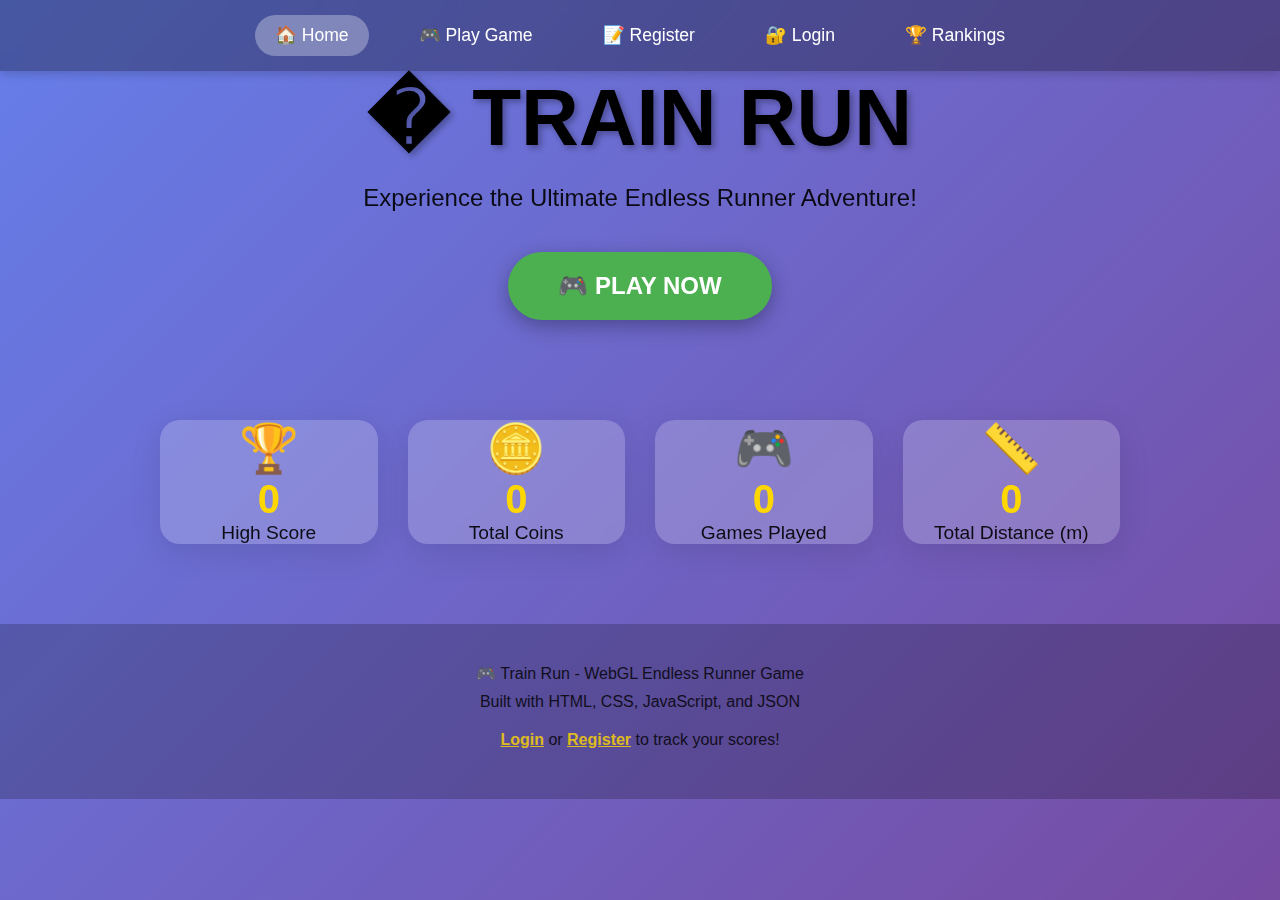
<file: index.html>
<!DOCTYPE html>
<html lang="en">
<head>
    <meta charset="UTF-8">
    <meta name="viewport" content="width=device-width, initial-scale=1.0">
    <title>Train Run - Home</title>
    <!-- Common styles shared across all pages -->
    <link rel="stylesheet" href="css/common.css">
    <!-- Home page specific styles -->
    <link rel="stylesheet" href="css/index.css">
</head>
<body class="home-page">
    <nav>
        <ul>
            <li><a href="index.html" class="active">🏠 Home</a></li>
            <li><a href="game.html">🎮 Play Game</a></li>
            <li><a href="register.html">📝 Register</a></li>
            <li><a href="login.html">🔐 Login</a></li>
            <li><a href="rankings.html">🏆 Rankings</a></li>
        </ul>
    </nav>

    <div class="hero">
        <h1>� TRAIN RUN</h1>
        <p>Experience the Ultimate Endless Runner Adventure!</p>
        
        <div class="button-container">
            <a href="game.html" class="btn">🎮 PLAY NOW</a>
        </div>
    </div>

    <div class="stats-container">
        <div class="stat-card">
            <div class="stat-icon">🏆</div>
            <div class="stat-value" id="high-score">0</div>
            <div class="stat-label">High Score</div>
        </div>
        
        <div class="stat-card">
            <div class="stat-icon">🪙</div>
            <div class="stat-value" id="total-coins">0</div>
            <div class="stat-label">Total Coins</div>
        </div>
        
        <div class="stat-card">
            <div class="stat-icon">🎮</div>
            <div class="stat-value" id="games-played">0</div>
            <div class="stat-label">Games Played</div>
        </div>
        
        <div class="stat-card">
            <div class="stat-icon">📏</div>
            <div class="stat-value" id="total-distance">0</div>
            <div class="stat-label">Total Distance (m)</div>
        </div>
    </div>

    <footer>
        <p>🎮 Train Run - WebGL Endless Runner Game</p>
        <p>Built with HTML, CSS, JavaScript, and JSON</p>
        <p id="user-info-footer"></p>
    </footer>

    <script src="./src/storage.js"></script>
    <script src="./src/auth.js"></script>
    <script>
        // Load and display stats on page load
        window.addEventListener('DOMContentLoaded', () => {
            const currentUser = AuthManager.getCurrentUser();
            
            if (currentUser) {
                // Display logged-in user's stats
                document.getElementById('high-score').textContent = currentUser.highScore;
                document.getElementById('total-coins').textContent = currentUser.totalCoins;
                document.getElementById('games-played').textContent = currentUser.gamesPlayed;
                document.getElementById('total-distance').textContent = currentUser.totalDistance;
                
                // Show welcome message and logout link
                const footerInfo = document.getElementById('user-info-footer');
                footerInfo.innerHTML = `Welcome, <strong>${currentUser.name}</strong>! | <a href="#" onclick="logout(); return false;">Logout</a>`;
            } else {
                // Display general stats
                const stats = StorageManager.getAllStats();
                document.getElementById('high-score').textContent = stats.highScore;
                document.getElementById('total-coins').textContent = stats.totalCoins;
                document.getElementById('games-played').textContent = stats.gamesPlayed;
                document.getElementById('total-distance').textContent = stats.totalDistance;
                
                // Show login prompt
                const footerInfo = document.getElementById('user-info-footer');
                footerInfo.innerHTML = `<a href="login.html">Login</a> or <a href="register.html">Register</a> to track your scores!`;
            }
        });
        
        function logout() {
            AuthManager.logout();
            window.location.reload();
        }
    </script>
</body>
</html>
</file>
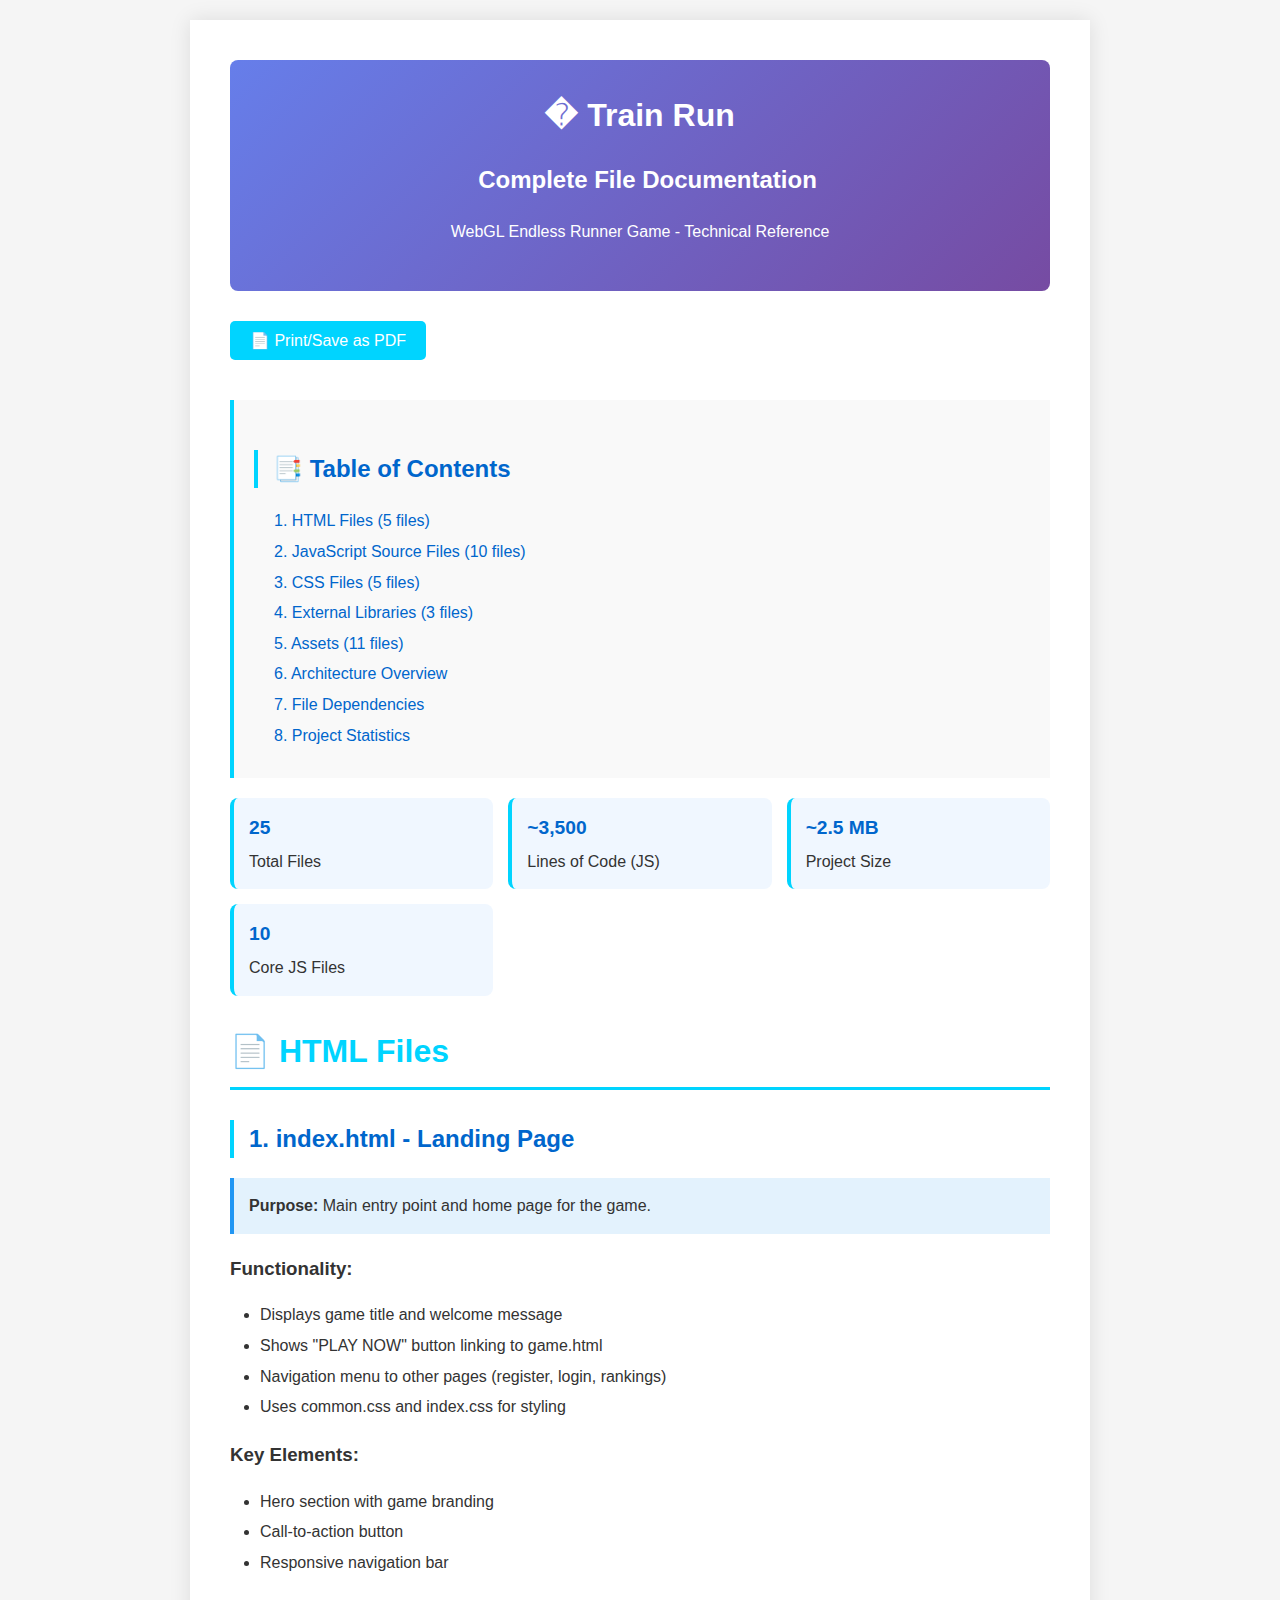
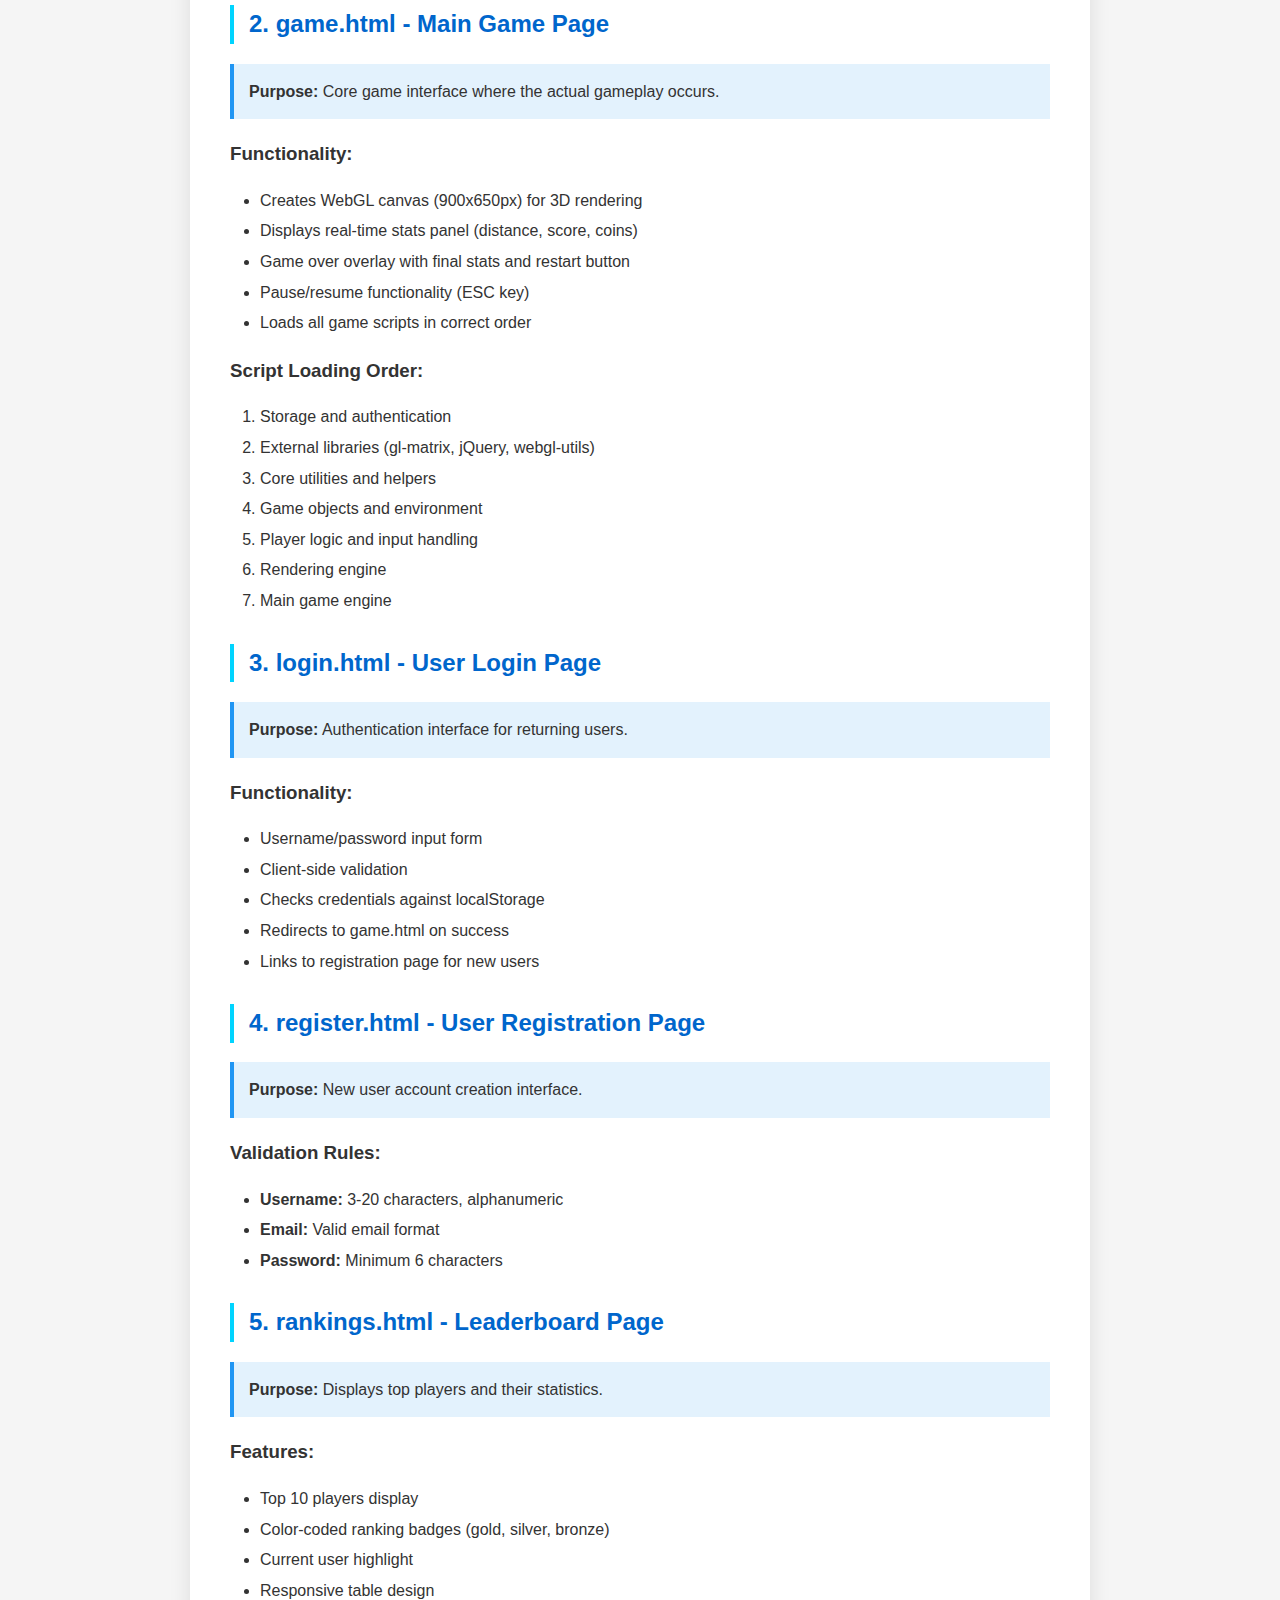
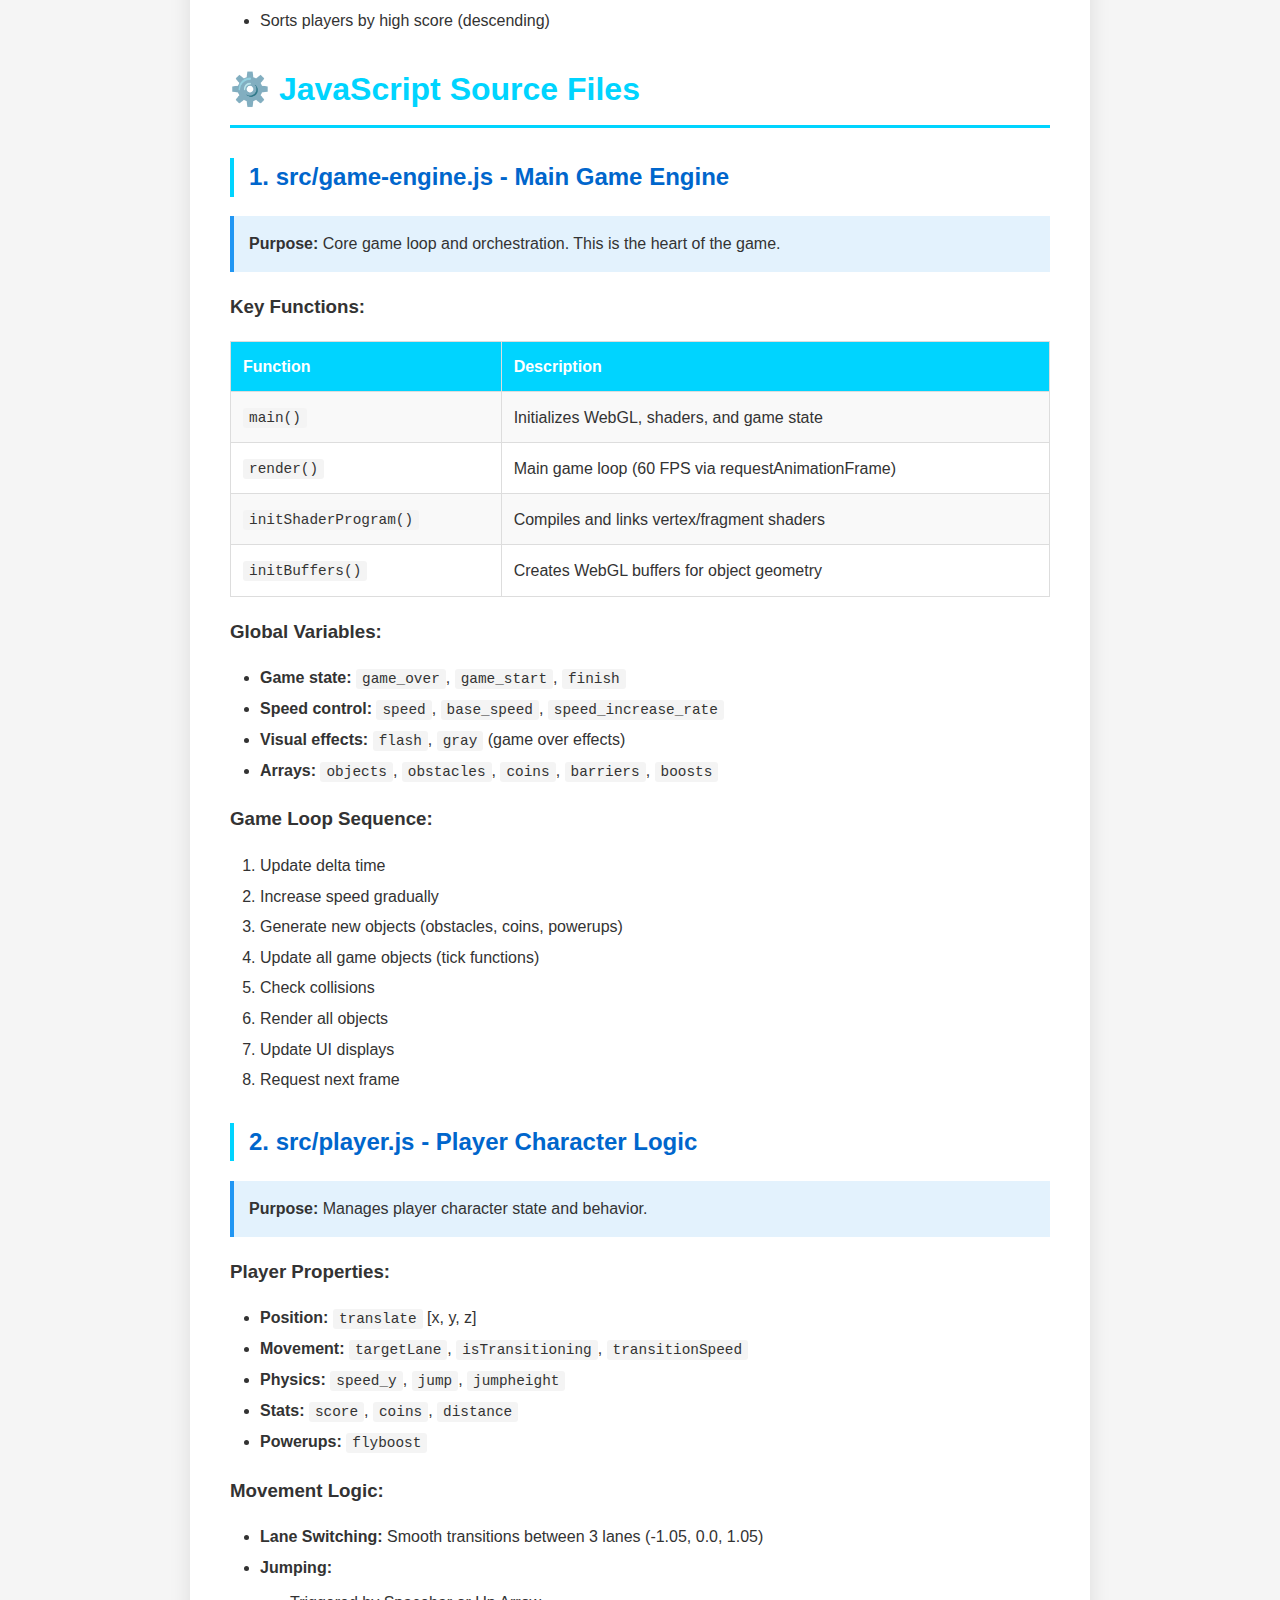
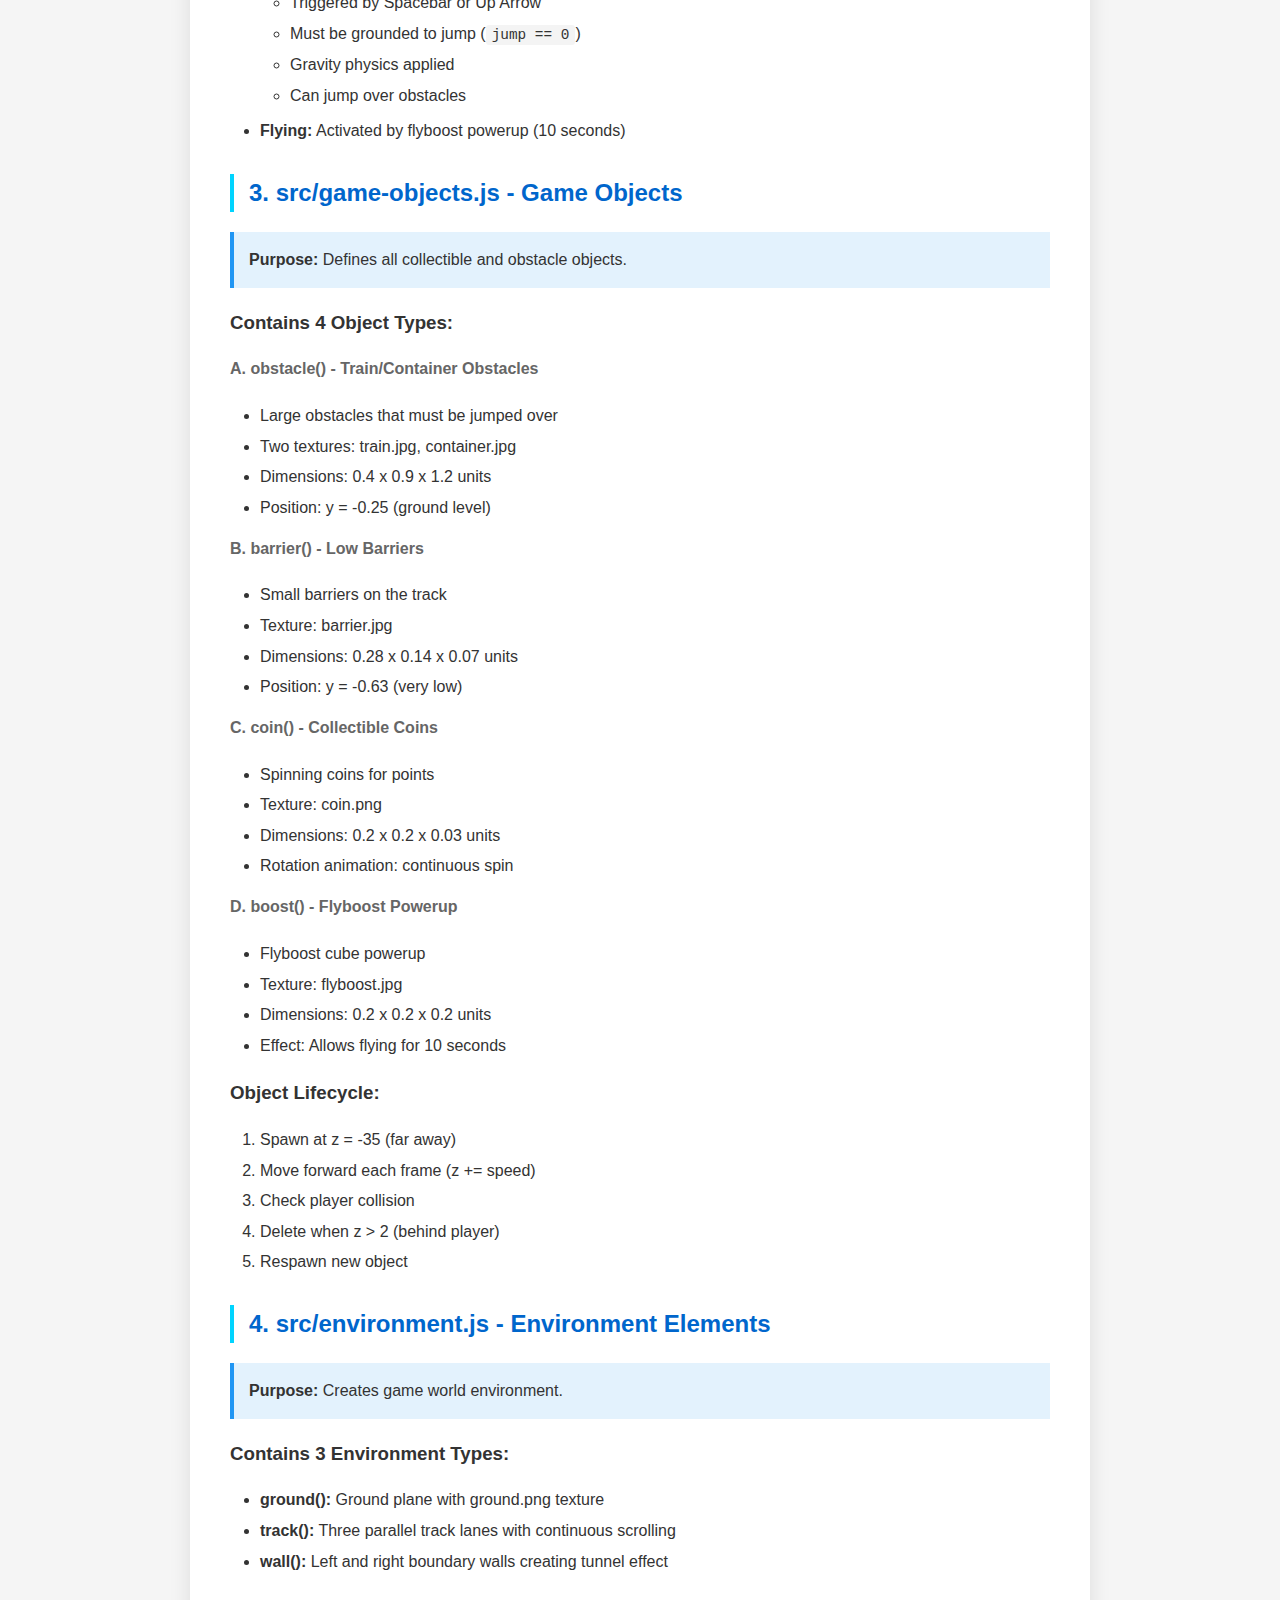
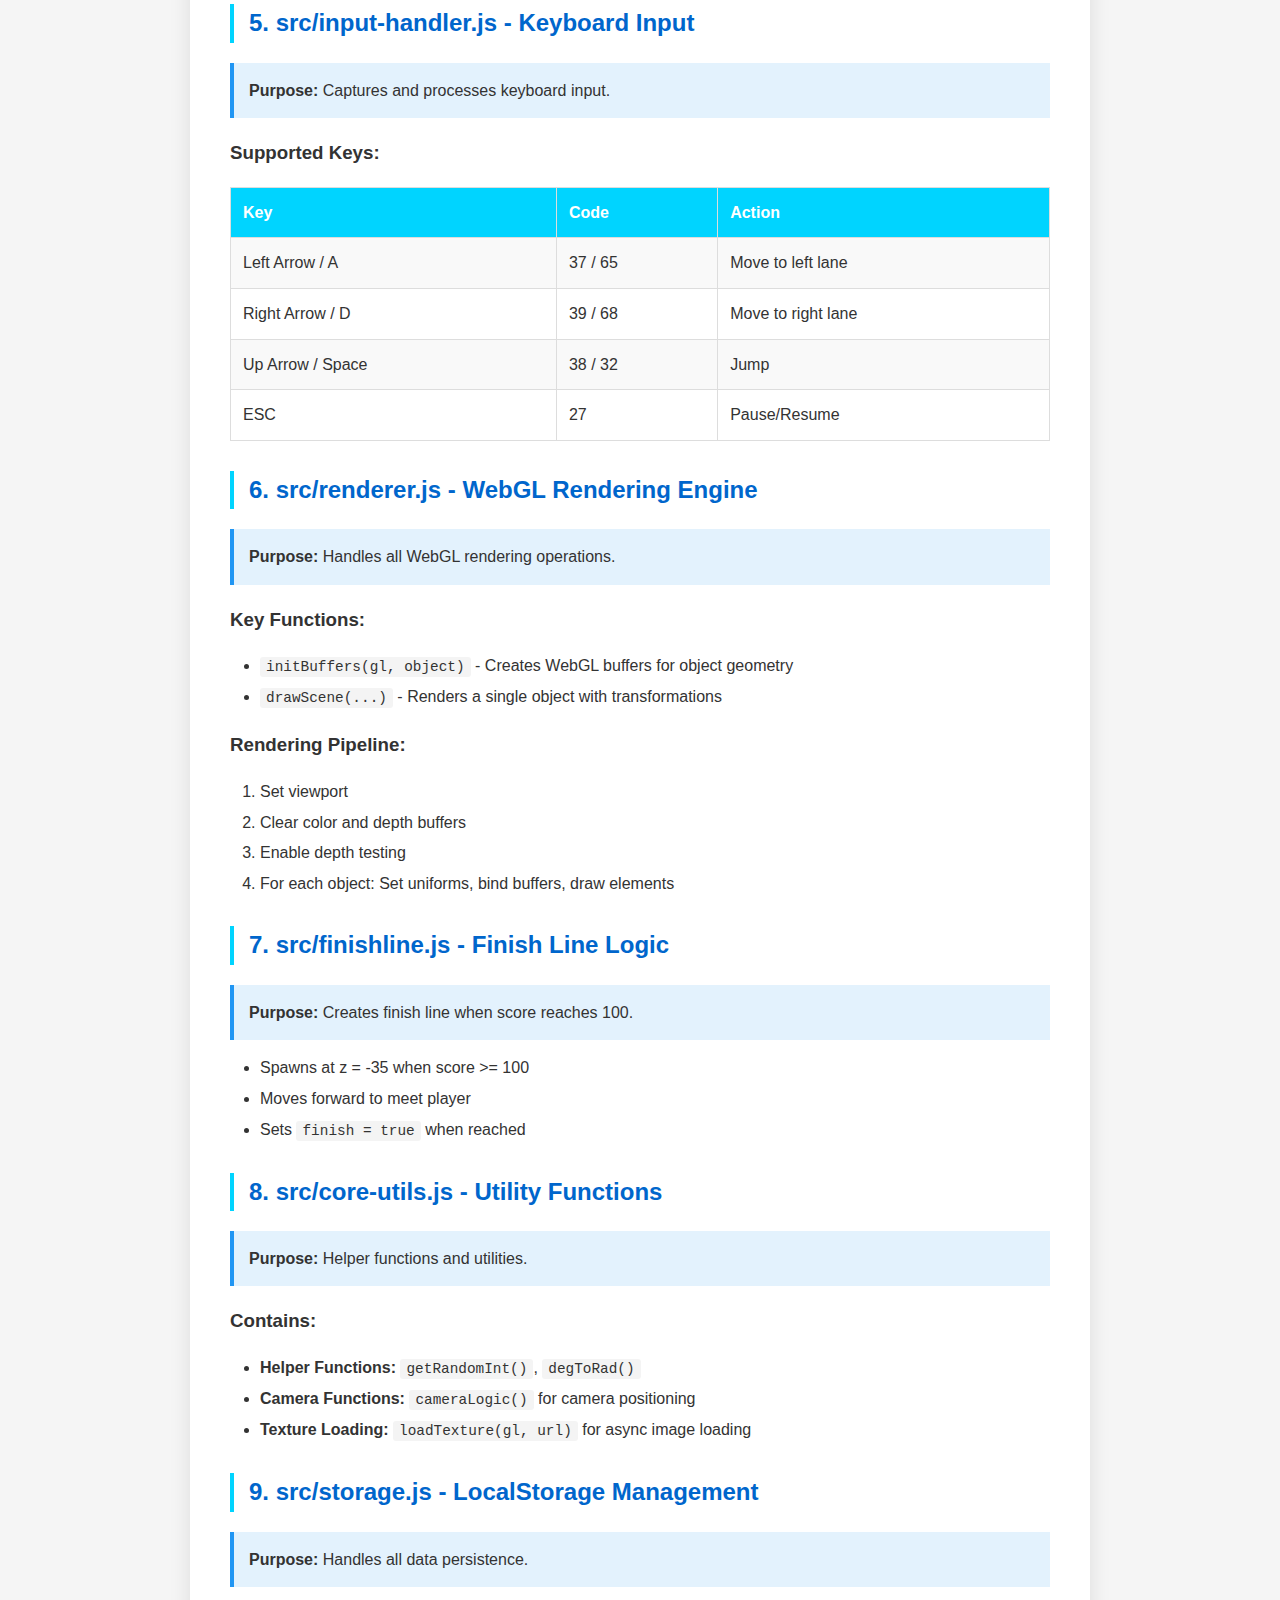
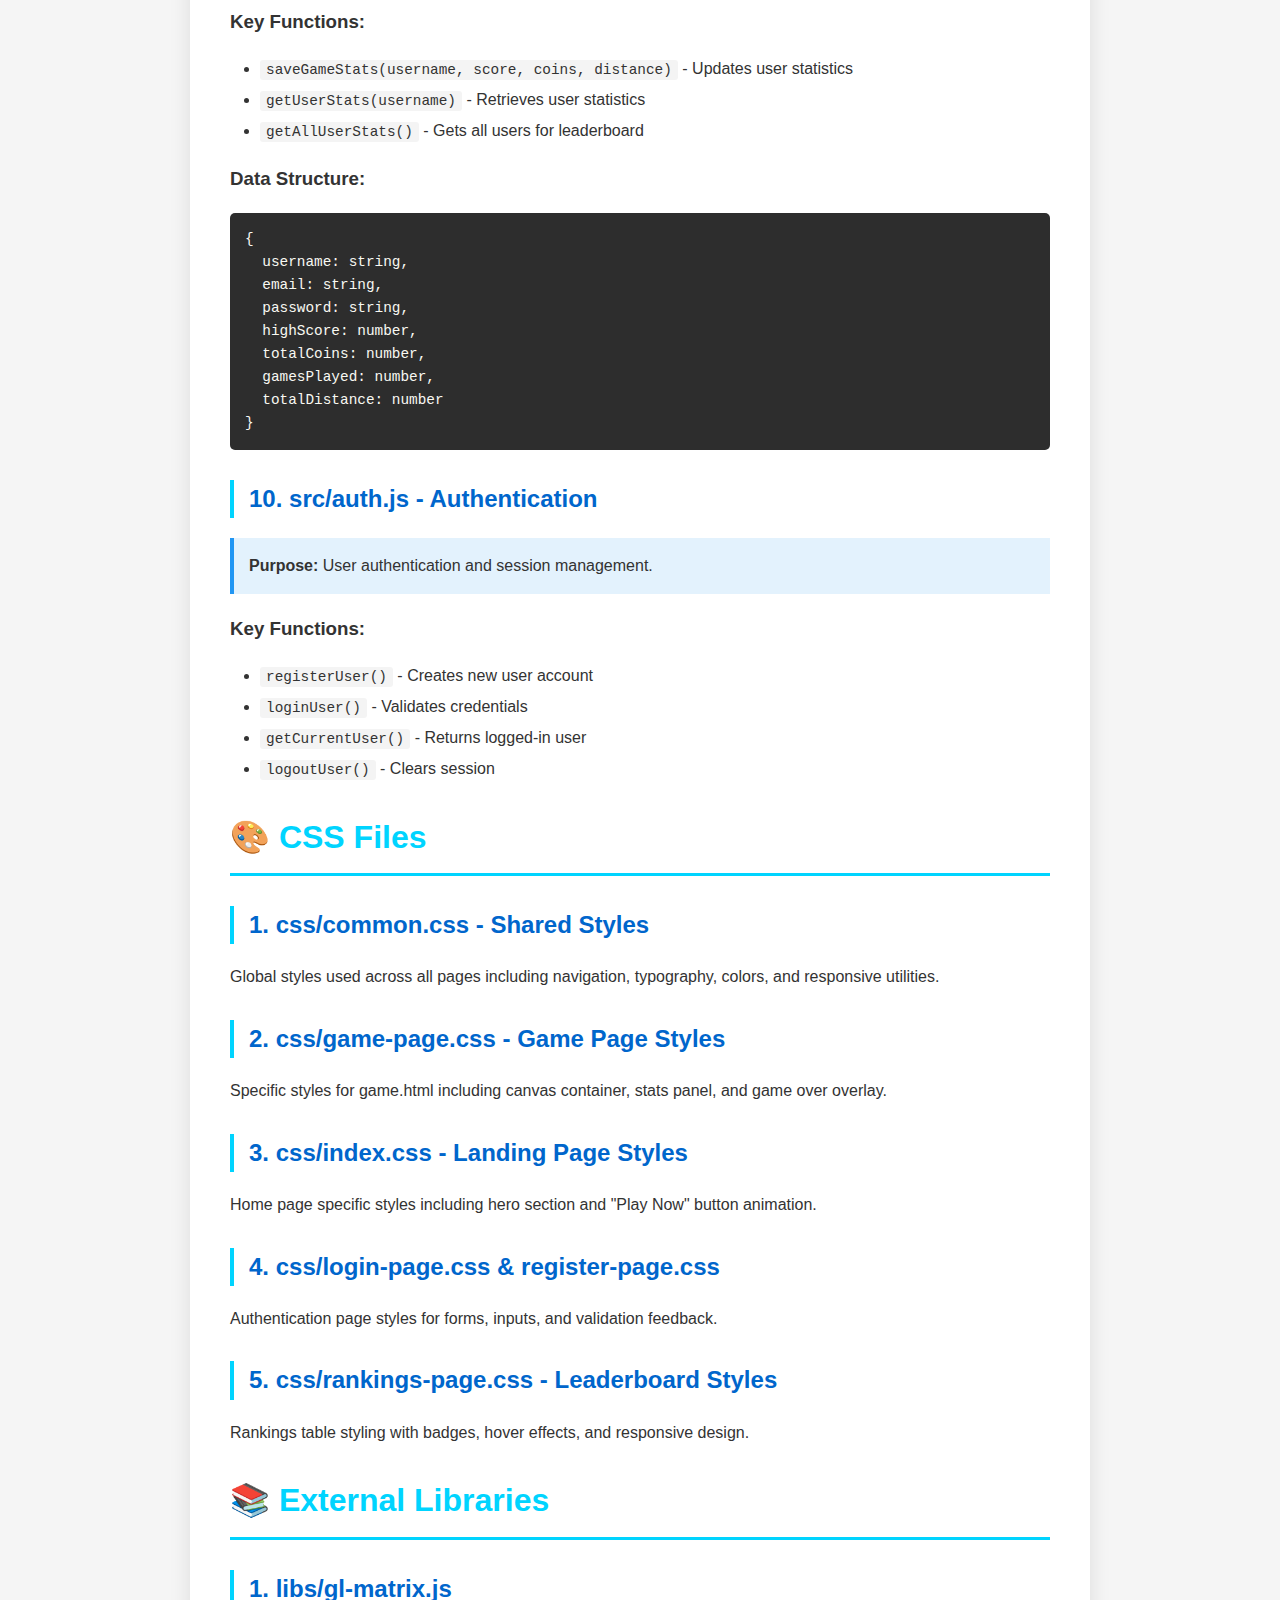
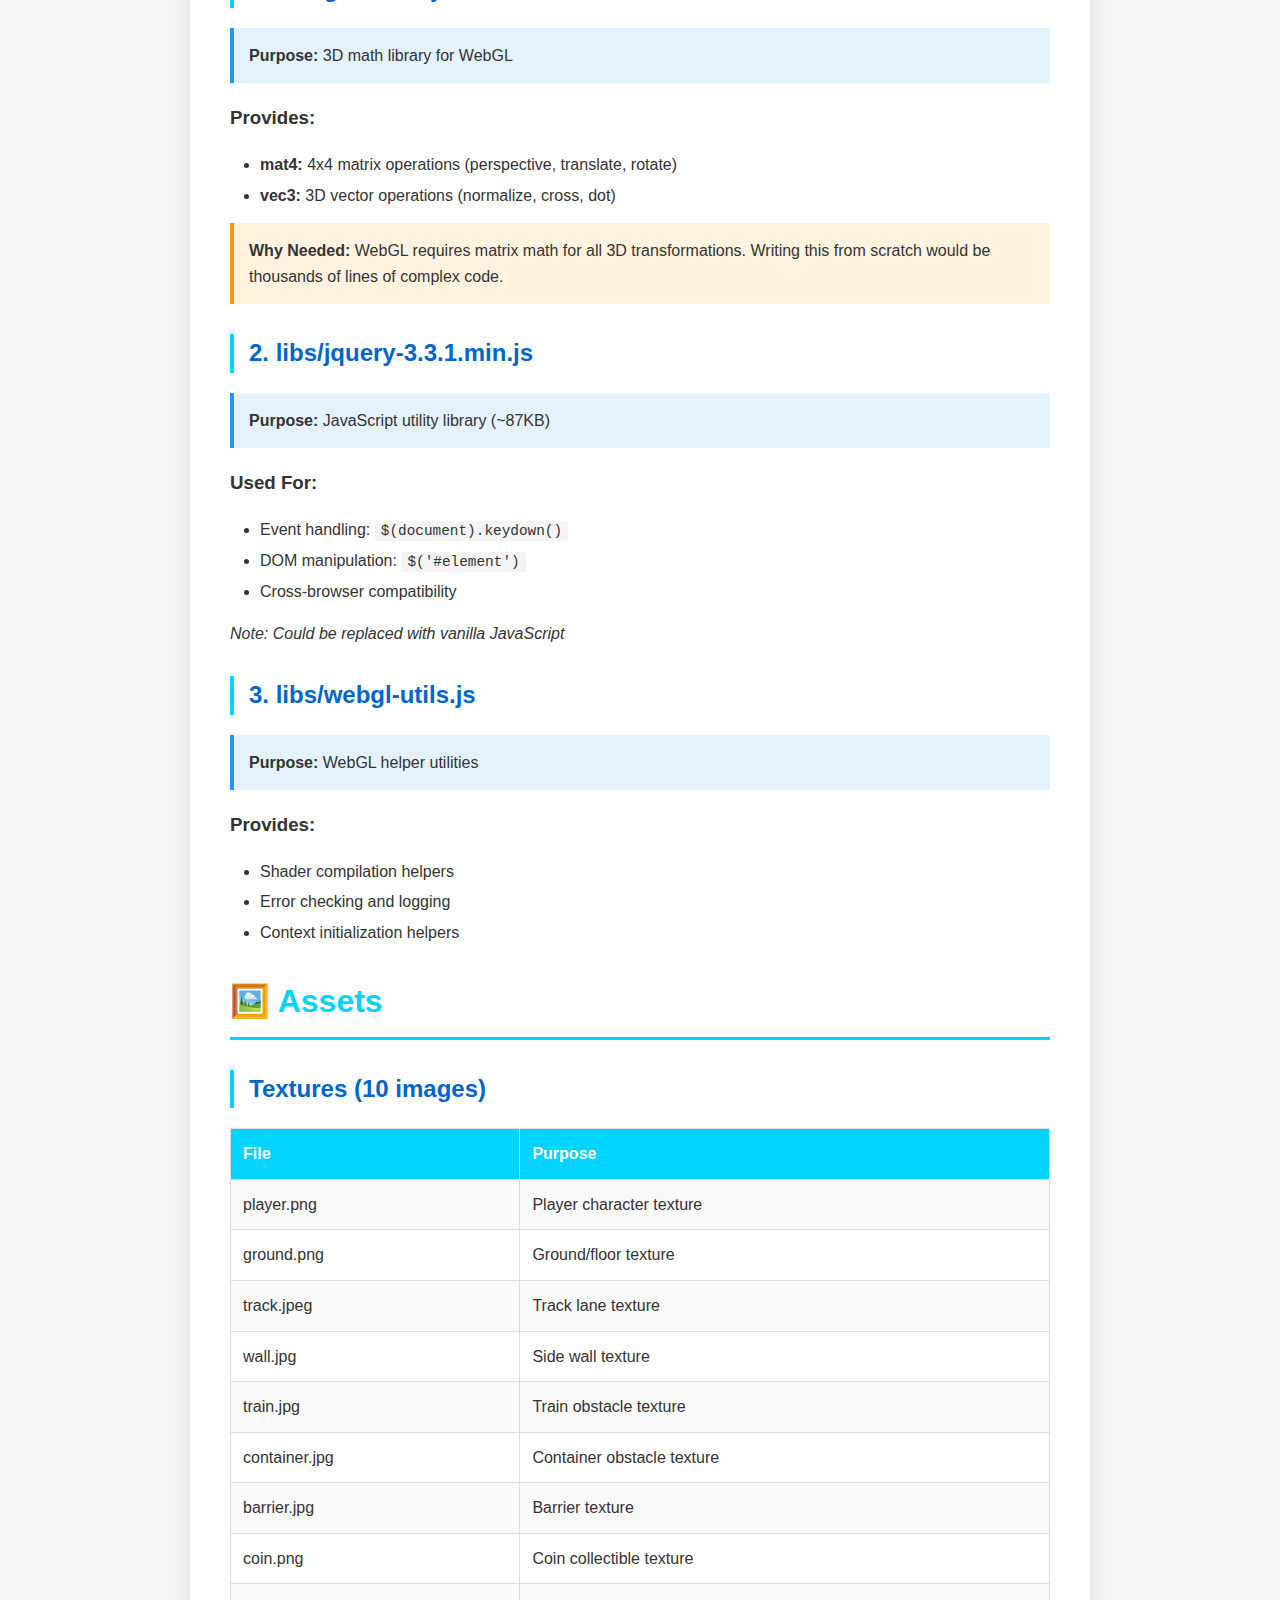
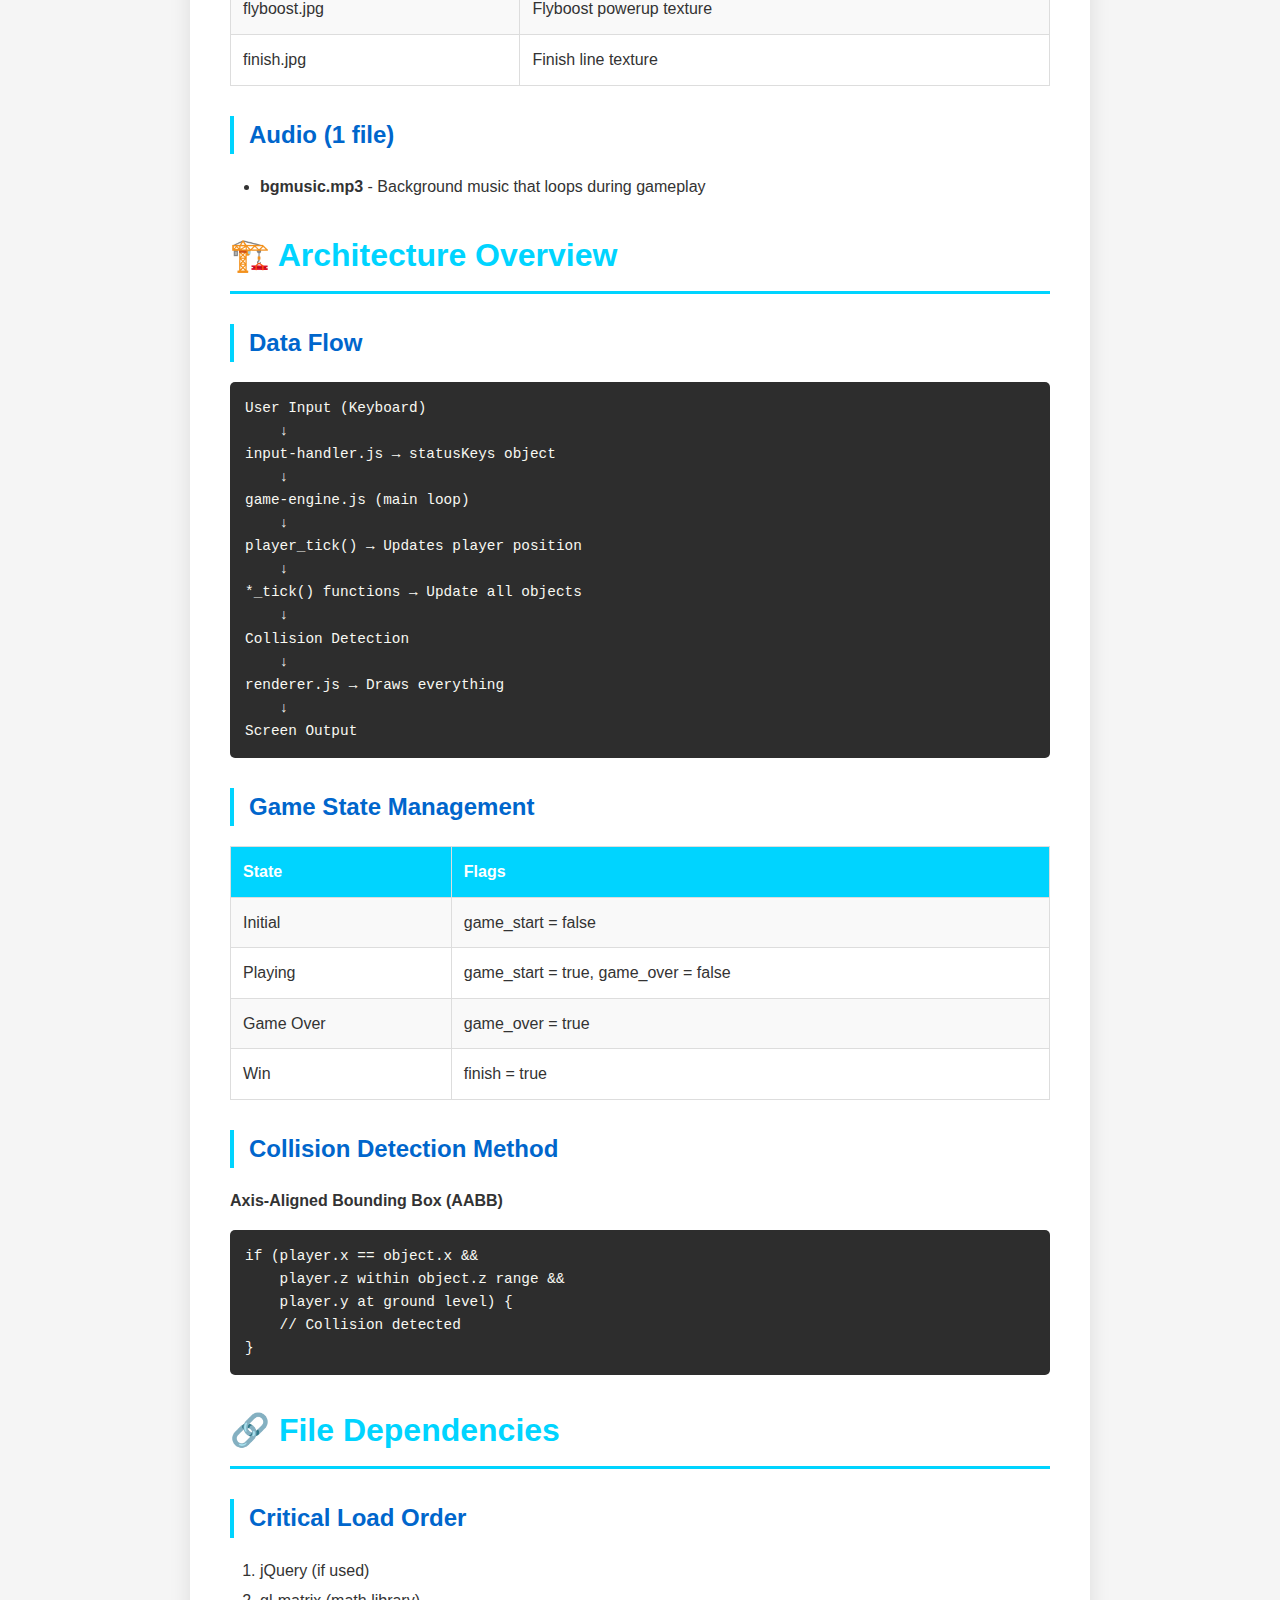
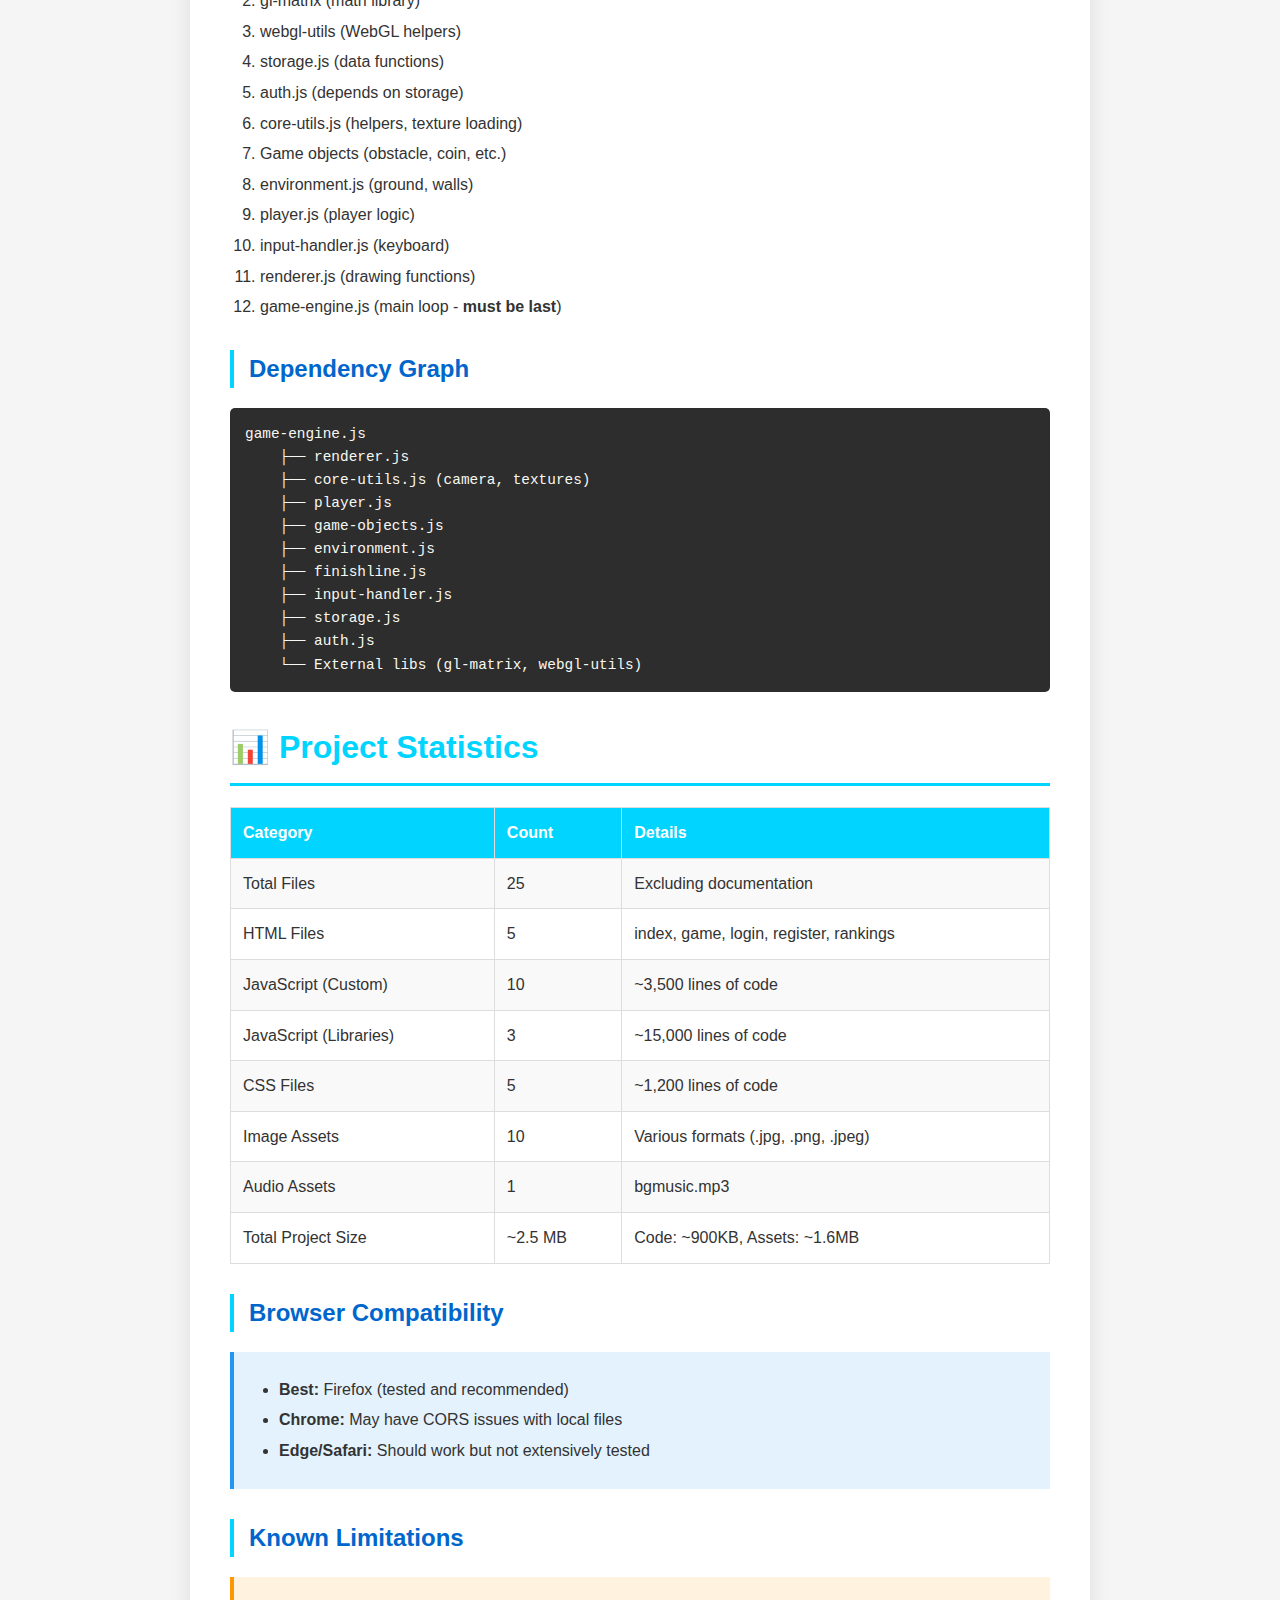
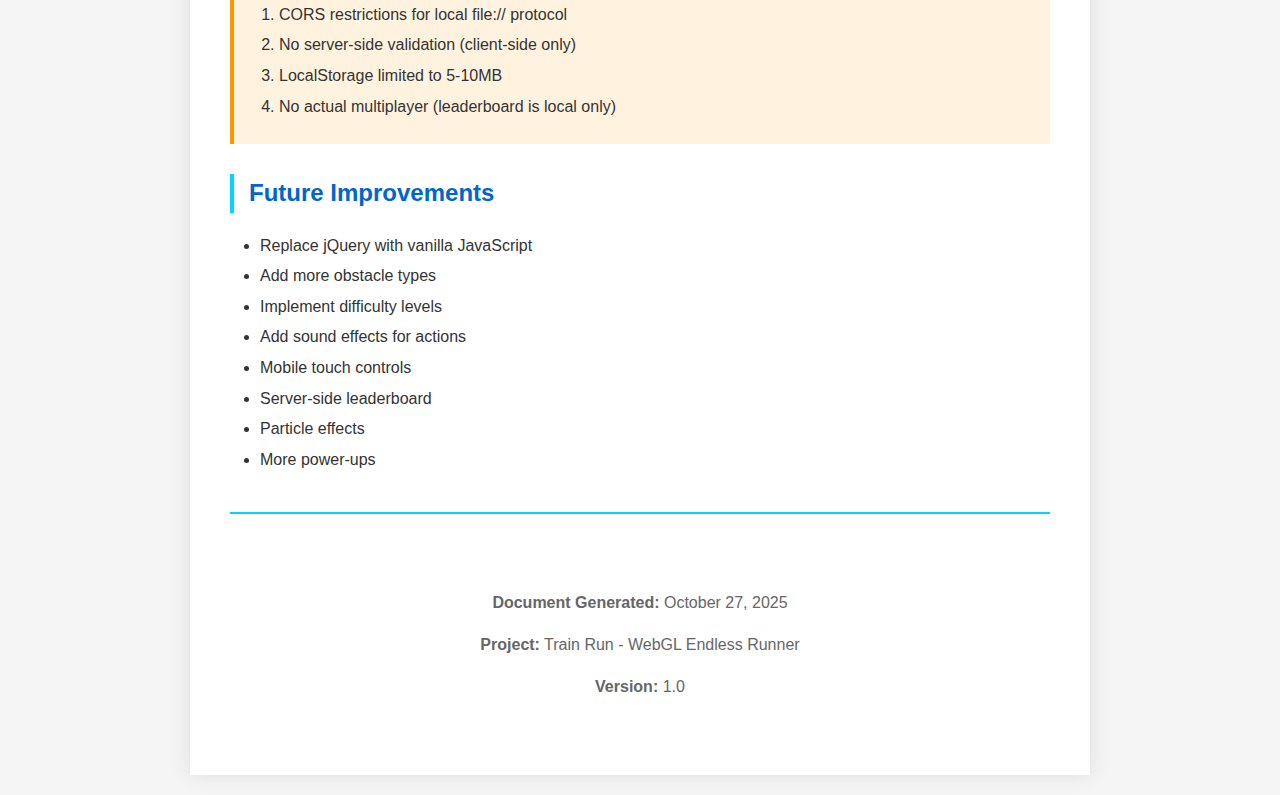
<file: FILE_DOCUMENTATION.html>
<!DOCTYPE html>
<html lang="en">
<head>
    <meta charset="UTF-8">
    <meta name="viewport" content="width=device-width, initial-scale=1.0">
    <title>Train Run - Complete File Documentation</title>
    <style>
        @page {
            size: A4;
            margin: 2cm;
        }
        body {
            font-family: 'Segoe UI', Tahoma, Geneva, Verdana, sans-serif;
            line-height: 1.6;
            color: #333;
            max-width: 900px;
            margin: 0 auto;
            padding: 20px;
            background: #f5f5f5;
        }
        .container {
            background: white;
            padding: 40px;
            box-shadow: 0 0 20px rgba(0,0,0,0.1);
        }
        h1 {
            color: #00d4ff;
            border-bottom: 3px solid #00d4ff;
            padding-bottom: 10px;
            margin-top: 30px;
        }
        h2 {
            color: #0066cc;
            margin-top: 30px;
            border-left: 4px solid #00d4ff;
            padding-left: 15px;
        }
        h3 {
            color: #333;
            margin-top: 20px;
        }
        h4 {
            color: #666;
            margin-top: 15px;
        }
        code {
            background: #f4f4f4;
            padding: 2px 6px;
            border-radius: 3px;
            font-family: 'Courier New', monospace;
            font-size: 0.9em;
        }
        pre {
            background: #2d2d2d;
            color: #f8f8f2;
            padding: 15px;
            border-radius: 5px;
            overflow-x: auto;
            margin: 15px 0;
        }
        pre code {
            background: none;
            color: inherit;
            padding: 0;
        }
        ul, ol {
            margin: 10px 0;
            padding-left: 30px;
        }
        li {
            margin: 5px 0;
        }
        .toc {
            background: #f9f9f9;
            padding: 20px;
            border-left: 4px solid #00d4ff;
            margin: 20px 0;
        }
        .toc ul {
            list-style: none;
            padding-left: 20px;
        }
        .toc a {
            color: #0066cc;
            text-decoration: none;
        }
        .toc a:hover {
            text-decoration: underline;
        }
        .info-box {
            background: #e3f2fd;
            border-left: 4px solid #2196f3;
            padding: 15px;
            margin: 15px 0;
        }
        .warning-box {
            background: #fff3e0;
            border-left: 4px solid #ff9800;
            padding: 15px;
            margin: 15px 0;
        }
        .file-header {
            background: linear-gradient(135deg, #667eea 0%, #764ba2 100%);
            color: white;
            padding: 30px;
            border-radius: 8px;
            margin-bottom: 30px;
            text-align: center;
        }
        .file-header h1 {
            color: white;
            border: none;
            margin: 0;
        }
        .stats-grid {
            display: grid;
            grid-template-columns: repeat(auto-fit, minmax(200px, 1fr));
            gap: 15px;
            margin: 20px 0;
        }
        .stat-card {
            background: #f0f7ff;
            padding: 15px;
            border-radius: 8px;
            border-left: 4px solid #00d4ff;
        }
        .stat-card strong {
            display: block;
            color: #0066cc;
            font-size: 1.2em;
            margin-bottom: 5px;
        }
        table {
            width: 100%;
            border-collapse: collapse;
            margin: 15px 0;
        }
        th, td {
            border: 1px solid #ddd;
            padding: 12px;
            text-align: left;
        }
        th {
            background: #00d4ff;
            color: white;
        }
        tr:nth-child(even) {
            background: #f9f9f9;
        }
        @media print {
            body {
                background: white;
            }
            .container {
                box-shadow: none;
                padding: 0;
            }
            .no-print {
                display: none;
            }
            h2 {
                page-break-before: always;
            }
        }
    </style>
</head>
<body>
    <div class="container">
        <div class="file-header">
            <h1>� Train Run</h1>
            <h2 style="color: white; border: none; margin-top: 10px;">Complete File Documentation</h2>
            <p style="margin-top: 10px;">WebGL Endless Runner Game - Technical Reference</p>
        </div>

        <button onclick="window.print()" class="no-print" style="padding: 10px 20px; background: #00d4ff; color: white; border: none; border-radius: 5px; cursor: pointer; font-size: 16px; margin-bottom: 20px;">📄 Print/Save as PDF</button>

        <div class="toc">
            <h2>📑 Table of Contents</h2>
            <ul>
                <li><a href="#html-files">1. HTML Files (5 files)</a></li>
                <li><a href="#js-source">2. JavaScript Source Files (10 files)</a></li>
                <li><a href="#css-files">3. CSS Files (5 files)</a></li>
                <li><a href="#libraries">4. External Libraries (3 files)</a></li>
                <li><a href="#assets">5. Assets (11 files)</a></li>
                <li><a href="#architecture">6. Architecture Overview</a></li>
                <li><a href="#dependencies">7. File Dependencies</a></li>
                <li><a href="#statistics">8. Project Statistics</a></li>
            </ul>
        </div>

        <div id="statistics" class="stats-grid">
            <div class="stat-card">
                <strong>25</strong>
                Total Files
            </div>
            <div class="stat-card">
                <strong>~3,500</strong>
                Lines of Code (JS)
            </div>
            <div class="stat-card">
                <strong>~2.5 MB</strong>
                Project Size
            </div>
            <div class="stat-card">
                <strong>10</strong>
                Core JS Files
            </div>
        </div>

        <h1 id="html-files">📄 HTML Files</h1>

        <h2>1. index.html - Landing Page</h2>
        <div class="info-box">
            <strong>Purpose:</strong> Main entry point and home page for the game.
        </div>
        <h3>Functionality:</h3>
        <ul>
            <li>Displays game title and welcome message</li>
            <li>Shows "PLAY NOW" button linking to game.html</li>
            <li>Navigation menu to other pages (register, login, rankings)</li>
            <li>Uses common.css and index.css for styling</li>
        </ul>
        <h3>Key Elements:</h3>
        <ul>
            <li>Hero section with game branding</li>
            <li>Call-to-action button</li>
            <li>Responsive navigation bar</li>
        </ul>

        <h2>2. game.html - Main Game Page</h2>
        <div class="info-box">
            <strong>Purpose:</strong> Core game interface where the actual gameplay occurs.
        </div>
        <h3>Functionality:</h3>
        <ul>
            <li>Creates WebGL canvas (900x650px) for 3D rendering</li>
            <li>Displays real-time stats panel (distance, score, coins)</li>
            <li>Game over overlay with final stats and restart button</li>
            <li>Pause/resume functionality (ESC key)</li>
            <li>Loads all game scripts in correct order</li>
        </ul>
        <h3>Script Loading Order:</h3>
        <ol>
            <li>Storage and authentication</li>
            <li>External libraries (gl-matrix, jQuery, webgl-utils)</li>
            <li>Core utilities and helpers</li>
            <li>Game objects and environment</li>
            <li>Player logic and input handling</li>
            <li>Rendering engine</li>
            <li>Main game engine</li>
        </ol>

        <h2>3. login.html - User Login Page</h2>
        <div class="info-box">
            <strong>Purpose:</strong> Authentication interface for returning users.
        </div>
        <h3>Functionality:</h3>
        <ul>
            <li>Username/password input form</li>
            <li>Client-side validation</li>
            <li>Checks credentials against localStorage</li>
            <li>Redirects to game.html on success</li>
            <li>Links to registration page for new users</li>
        </ul>

        <h2>4. register.html - User Registration Page</h2>
        <div class="info-box">
            <strong>Purpose:</strong> New user account creation interface.
        </div>
        <h3>Validation Rules:</h3>
        <ul>
            <li><strong>Username:</strong> 3-20 characters, alphanumeric</li>
            <li><strong>Email:</strong> Valid email format</li>
            <li><strong>Password:</strong> Minimum 6 characters</li>
        </ul>

        <h2>5. rankings.html - Leaderboard Page</h2>
        <div class="info-box">
            <strong>Purpose:</strong> Displays top players and their statistics.
        </div>
        <h3>Features:</h3>
        <ul>
            <li>Top 10 players display</li>
            <li>Color-coded ranking badges (gold, silver, bronze)</li>
            <li>Current user highlight</li>
            <li>Responsive table design</li>
            <li>Sorts players by high score (descending)</li>
        </ul>

        <h1 id="js-source">⚙️ JavaScript Source Files</h1>

        <h2>1. src/game-engine.js - Main Game Engine</h2>
        <div class="info-box">
            <strong>Purpose:</strong> Core game loop and orchestration. This is the heart of the game.
        </div>
        <h3>Key Functions:</h3>
        <table>
            <tr>
                <th>Function</th>
                <th>Description</th>
            </tr>
            <tr>
                <td><code>main()</code></td>
                <td>Initializes WebGL, shaders, and game state</td>
            </tr>
            <tr>
                <td><code>render()</code></td>
                <td>Main game loop (60 FPS via requestAnimationFrame)</td>
            </tr>
            <tr>
                <td><code>initShaderProgram()</code></td>
                <td>Compiles and links vertex/fragment shaders</td>
            </tr>
            <tr>
                <td><code>initBuffers()</code></td>
                <td>Creates WebGL buffers for object geometry</td>
            </tr>
        </table>

        <h3>Global Variables:</h3>
        <ul>
            <li><strong>Game state:</strong> <code>game_over</code>, <code>game_start</code>, <code>finish</code></li>
            <li><strong>Speed control:</strong> <code>speed</code>, <code>base_speed</code>, <code>speed_increase_rate</code></li>
            <li><strong>Visual effects:</strong> <code>flash</code>, <code>gray</code> (game over effects)</li>
            <li><strong>Arrays:</strong> <code>objects</code>, <code>obstacles</code>, <code>coins</code>, <code>barriers</code>, <code>boosts</code></li>
        </ul>

        <h3>Game Loop Sequence:</h3>
        <ol>
            <li>Update delta time</li>
            <li>Increase speed gradually</li>
            <li>Generate new objects (obstacles, coins, powerups)</li>
            <li>Update all game objects (tick functions)</li>
            <li>Check collisions</li>
            <li>Render all objects</li>
            <li>Update UI displays</li>
            <li>Request next frame</li>
        </ol>

        <h2>2. src/player.js - Player Character Logic</h2>
        <div class="info-box">
            <strong>Purpose:</strong> Manages player character state and behavior.
        </div>
        <h3>Player Properties:</h3>
        <ul>
            <li><strong>Position:</strong> <code>translate</code> [x, y, z]</li>
            <li><strong>Movement:</strong> <code>targetLane</code>, <code>isTransitioning</code>, <code>transitionSpeed</code></li>
            <li><strong>Physics:</strong> <code>speed_y</code>, <code>jump</code>, <code>jumpheight</code></li>
            <li><strong>Stats:</strong> <code>score</code>, <code>coins</code>, <code>distance</code></li>
            <li><strong>Powerups:</strong> <code>flyboost</code></li>
        </ul>

        <h3>Movement Logic:</h3>
        <ul>
            <li><strong>Lane Switching:</strong> Smooth transitions between 3 lanes (-1.05, 0.0, 1.05)</li>
            <li><strong>Jumping:</strong> 
                <ul>
                    <li>Triggered by Spacebar or Up Arrow</li>
                    <li>Must be grounded to jump (<code>jump == 0</code>)</li>
                    <li>Gravity physics applied</li>
                    <li>Can jump over obstacles</li>
                </ul>
            </li>
            <li><strong>Flying:</strong> Activated by flyboost powerup (10 seconds)</li>
        </ul>

        <h2>3. src/game-objects.js - Game Objects</h2>
        <div class="info-box">
            <strong>Purpose:</strong> Defines all collectible and obstacle objects.
        </div>
        
        <h3>Contains 4 Object Types:</h3>
        
        <h4>A. obstacle() - Train/Container Obstacles</h4>
        <ul>
            <li>Large obstacles that must be jumped over</li>
            <li>Two textures: train.jpg, container.jpg</li>
            <li>Dimensions: 0.4 x 0.9 x 1.2 units</li>
            <li>Position: y = -0.25 (ground level)</li>
        </ul>

        <h4>B. barrier() - Low Barriers</h4>
        <ul>
            <li>Small barriers on the track</li>
            <li>Texture: barrier.jpg</li>
            <li>Dimensions: 0.28 x 0.14 x 0.07 units</li>
            <li>Position: y = -0.63 (very low)</li>
        </ul>

        <h4>C. coin() - Collectible Coins</h4>
        <ul>
            <li>Spinning coins for points</li>
            <li>Texture: coin.png</li>
            <li>Dimensions: 0.2 x 0.2 x 0.03 units</li>
            <li>Rotation animation: continuous spin</li>
        </ul>

        <h4>D. boost() - Flyboost Powerup</h4>
        <ul>
            <li>Flyboost cube powerup</li>
            <li>Texture: flyboost.jpg</li>
            <li>Dimensions: 0.2 x 0.2 x 0.2 units</li>
            <li>Effect: Allows flying for 10 seconds</li>
        </ul>

        <h3>Object Lifecycle:</h3>
        <ol>
            <li>Spawn at z = -35 (far away)</li>
            <li>Move forward each frame (z += speed)</li>
            <li>Check player collision</li>
            <li>Delete when z > 2 (behind player)</li>
            <li>Respawn new object</li>
        </ol>

        <h2>4. src/environment.js - Environment Elements</h2>
        <div class="info-box">
            <strong>Purpose:</strong> Creates game world environment.
        </div>
        <h3>Contains 3 Environment Types:</h3>
        <ul>
            <li><strong>ground():</strong> Ground plane with ground.png texture</li>
            <li><strong>track():</strong> Three parallel track lanes with continuous scrolling</li>
            <li><strong>wall():</strong> Left and right boundary walls creating tunnel effect</li>
        </ul>

        <h2>5. src/input-handler.js - Keyboard Input</h2>
        <div class="info-box">
            <strong>Purpose:</strong> Captures and processes keyboard input.
        </div>
        <h3>Supported Keys:</h3>
        <table>
            <tr>
                <th>Key</th>
                <th>Code</th>
                <th>Action</th>
            </tr>
            <tr>
                <td>Left Arrow / A</td>
                <td>37 / 65</td>
                <td>Move to left lane</td>
            </tr>
            <tr>
                <td>Right Arrow / D</td>
                <td>39 / 68</td>
                <td>Move to right lane</td>
            </tr>
            <tr>
                <td>Up Arrow / Space</td>
                <td>38 / 32</td>
                <td>Jump</td>
            </tr>
            <tr>
                <td>ESC</td>
                <td>27</td>
                <td>Pause/Resume</td>
            </tr>
        </table>

        <h2>6. src/renderer.js - WebGL Rendering Engine</h2>
        <div class="info-box">
            <strong>Purpose:</strong> Handles all WebGL rendering operations.
        </div>
        <h3>Key Functions:</h3>
        <ul>
            <li><code>initBuffers(gl, object)</code> - Creates WebGL buffers for object geometry</li>
            <li><code>drawScene(...)</code> - Renders a single object with transformations</li>
        </ul>
        <h3>Rendering Pipeline:</h3>
        <ol>
            <li>Set viewport</li>
            <li>Clear color and depth buffers</li>
            <li>Enable depth testing</li>
            <li>For each object: Set uniforms, bind buffers, draw elements</li>
        </ol>

        <h2>7. src/finishline.js - Finish Line Logic</h2>
        <div class="info-box">
            <strong>Purpose:</strong> Creates finish line when score reaches 100.
        </div>
        <ul>
            <li>Spawns at z = -35 when score >= 100</li>
            <li>Moves forward to meet player</li>
            <li>Sets <code>finish = true</code> when reached</li>
        </ul>

        <h2>8. src/core-utils.js - Utility Functions</h2>
        <div class="info-box">
            <strong>Purpose:</strong> Helper functions and utilities.
        </div>
        <h3>Contains:</h3>
        <ul>
            <li><strong>Helper Functions:</strong> <code>getRandomInt()</code>, <code>degToRad()</code></li>
            <li><strong>Camera Functions:</strong> <code>cameraLogic()</code> for camera positioning</li>
            <li><strong>Texture Loading:</strong> <code>loadTexture(gl, url)</code> for async image loading</li>
        </ul>

        <h2>9. src/storage.js - LocalStorage Management</h2>
        <div class="info-box">
            <strong>Purpose:</strong> Handles all data persistence.
        </div>
        <h3>Key Functions:</h3>
        <ul>
            <li><code>saveGameStats(username, score, coins, distance)</code> - Updates user statistics</li>
            <li><code>getUserStats(username)</code> - Retrieves user statistics</li>
            <li><code>getAllUserStats()</code> - Gets all users for leaderboard</li>
        </ul>
        <h3>Data Structure:</h3>
        <pre><code>{
  username: string,
  email: string,
  password: string,
  highScore: number,
  totalCoins: number,
  gamesPlayed: number,
  totalDistance: number
}</code></pre>

        <h2>10. src/auth.js - Authentication</h2>
        <div class="info-box">
            <strong>Purpose:</strong> User authentication and session management.
        </div>
        <h3>Key Functions:</h3>
        <ul>
            <li><code>registerUser()</code> - Creates new user account</li>
            <li><code>loginUser()</code> - Validates credentials</li>
            <li><code>getCurrentUser()</code> - Returns logged-in user</li>
            <li><code>logoutUser()</code> - Clears session</li>
        </ul>

        <h1 id="css-files">🎨 CSS Files</h1>

        <h2>1. css/common.css - Shared Styles</h2>
        <p>Global styles used across all pages including navigation, typography, colors, and responsive utilities.</p>

        <h2>2. css/game-page.css - Game Page Styles</h2>
        <p>Specific styles for game.html including canvas container, stats panel, and game over overlay.</p>

        <h2>3. css/index.css - Landing Page Styles</h2>
        <p>Home page specific styles including hero section and "Play Now" button animation.</p>

        <h2>4. css/login-page.css & register-page.css</h2>
        <p>Authentication page styles for forms, inputs, and validation feedback.</p>

        <h2>5. css/rankings-page.css - Leaderboard Styles</h2>
        <p>Rankings table styling with badges, hover effects, and responsive design.</p>

        <h1 id="libraries">📚 External Libraries</h1>

        <h2>1. libs/gl-matrix.js</h2>
        <div class="info-box">
            <strong>Purpose:</strong> 3D math library for WebGL
        </div>
        <h3>Provides:</h3>
        <ul>
            <li><strong>mat4:</strong> 4x4 matrix operations (perspective, translate, rotate)</li>
            <li><strong>vec3:</strong> 3D vector operations (normalize, cross, dot)</li>
        </ul>
        <div class="warning-box">
            <strong>Why Needed:</strong> WebGL requires matrix math for all 3D transformations. Writing this from scratch would be thousands of lines of complex code.
        </div>

        <h2>2. libs/jquery-3.3.1.min.js</h2>
        <div class="info-box">
            <strong>Purpose:</strong> JavaScript utility library (~87KB)
        </div>
        <h3>Used For:</h3>
        <ul>
            <li>Event handling: <code>$(document).keydown()</code></li>
            <li>DOM manipulation: <code>$('#element')</code></li>
            <li>Cross-browser compatibility</li>
        </ul>
        <p><em>Note: Could be replaced with vanilla JavaScript</em></p>

        <h2>3. libs/webgl-utils.js</h2>
        <div class="info-box">
            <strong>Purpose:</strong> WebGL helper utilities
        </div>
        <h3>Provides:</h3>
        <ul>
            <li>Shader compilation helpers</li>
            <li>Error checking and logging</li>
            <li>Context initialization helpers</li>
        </ul>

        <h1 id="assets">🖼️ Assets</h1>

        <h2>Textures (10 images)</h2>
        <table>
            <tr>
                <th>File</th>
                <th>Purpose</th>
            </tr>
            <tr><td>player.png</td><td>Player character texture</td></tr>
            <tr><td>ground.png</td><td>Ground/floor texture</td></tr>
            <tr><td>track.jpeg</td><td>Track lane texture</td></tr>
            <tr><td>wall.jpg</td><td>Side wall texture</td></tr>
            <tr><td>train.jpg</td><td>Train obstacle texture</td></tr>
            <tr><td>container.jpg</td><td>Container obstacle texture</td></tr>
            <tr><td>barrier.jpg</td><td>Barrier texture</td></tr>
            <tr><td>coin.png</td><td>Coin collectible texture</td></tr>
            <tr><td>flyboost.jpg</td><td>Flyboost powerup texture</td></tr>
            <tr><td>finish.jpg</td><td>Finish line texture</td></tr>
        </table>

        <h2>Audio (1 file)</h2>
        <ul>
            <li><strong>bgmusic.mp3</strong> - Background music that loops during gameplay</li>
        </ul>

        <h1 id="architecture">🏗️ Architecture Overview</h1>

        <h2>Data Flow</h2>
        <pre><code>User Input (Keyboard)
    ↓
input-handler.js → statusKeys object
    ↓
game-engine.js (main loop)
    ↓
player_tick() → Updates player position
    ↓
*_tick() functions → Update all objects
    ↓
Collision Detection
    ↓
renderer.js → Draws everything
    ↓
Screen Output</code></pre>

        <h2>Game State Management</h2>
        <table>
            <tr>
                <th>State</th>
                <th>Flags</th>
            </tr>
            <tr>
                <td>Initial</td>
                <td>game_start = false</td>
            </tr>
            <tr>
                <td>Playing</td>
                <td>game_start = true, game_over = false</td>
            </tr>
            <tr>
                <td>Game Over</td>
                <td>game_over = true</td>
            </tr>
            <tr>
                <td>Win</td>
                <td>finish = true</td>
            </tr>
        </table>

        <h2>Collision Detection Method</h2>
        <p><strong>Axis-Aligned Bounding Box (AABB)</strong></p>
        <pre><code>if (player.x == object.x && 
    player.z within object.z range &&
    player.y at ground level) {
    // Collision detected
}</code></pre>

        <h1 id="dependencies">🔗 File Dependencies</h1>

        <h2>Critical Load Order</h2>
        <ol>
            <li>jQuery (if used)</li>
            <li>gl-matrix (math library)</li>
            <li>webgl-utils (WebGL helpers)</li>
            <li>storage.js (data functions)</li>
            <li>auth.js (depends on storage)</li>
            <li>core-utils.js (helpers, texture loading)</li>
            <li>Game objects (obstacle, coin, etc.)</li>
            <li>environment.js (ground, walls)</li>
            <li>player.js (player logic)</li>
            <li>input-handler.js (keyboard)</li>
            <li>renderer.js (drawing functions)</li>
            <li>game-engine.js (main loop - <strong>must be last</strong>)</li>
        </ol>

        <h2>Dependency Graph</h2>
        <pre><code>game-engine.js
    ├── renderer.js
    ├── core-utils.js (camera, textures)
    ├── player.js
    ├── game-objects.js
    ├── environment.js
    ├── finishline.js
    ├── input-handler.js
    ├── storage.js
    ├── auth.js
    └── External libs (gl-matrix, webgl-utils)</code></pre>

        <h1>📊 Project Statistics</h1>

        <table>
            <tr>
                <th>Category</th>
                <th>Count</th>
                <th>Details</th>
            </tr>
            <tr>
                <td>Total Files</td>
                <td>25</td>
                <td>Excluding documentation</td>
            </tr>
            <tr>
                <td>HTML Files</td>
                <td>5</td>
                <td>index, game, login, register, rankings</td>
            </tr>
            <tr>
                <td>JavaScript (Custom)</td>
                <td>10</td>
                <td>~3,500 lines of code</td>
            </tr>
            <tr>
                <td>JavaScript (Libraries)</td>
                <td>3</td>
                <td>~15,000 lines of code</td>
            </tr>
            <tr>
                <td>CSS Files</td>
                <td>5</td>
                <td>~1,200 lines of code</td>
            </tr>
            <tr>
                <td>Image Assets</td>
                <td>10</td>
                <td>Various formats (.jpg, .png, .jpeg)</td>
            </tr>
            <tr>
                <td>Audio Assets</td>
                <td>1</td>
                <td>bgmusic.mp3</td>
            </tr>
            <tr>
                <td>Total Project Size</td>
                <td>~2.5 MB</td>
                <td>Code: ~900KB, Assets: ~1.6MB</td>
            </tr>
        </table>

        <h2>Browser Compatibility</h2>
        <div class="info-box">
            <ul>
                <li><strong>Best:</strong> Firefox (tested and recommended)</li>
                <li><strong>Chrome:</strong> May have CORS issues with local files</li>
                <li><strong>Edge/Safari:</strong> Should work but not extensively tested</li>
            </ul>
        </div>

        <h2>Known Limitations</h2>
        <div class="warning-box">
            <ol>
                <li>CORS restrictions for local file:// protocol</li>
                <li>No server-side validation (client-side only)</li>
                <li>LocalStorage limited to 5-10MB</li>
                <li>No actual multiplayer (leaderboard is local only)</li>
            </ol>
        </div>

        <h2>Future Improvements</h2>
        <ul>
            <li>Replace jQuery with vanilla JavaScript</li>
            <li>Add more obstacle types</li>
            <li>Implement difficulty levels</li>
            <li>Add sound effects for actions</li>
            <li>Mobile touch controls</li>
            <li>Server-side leaderboard</li>
            <li>Particle effects</li>
            <li>More power-ups</li>
        </ul>

        <hr style="margin: 40px 0; border: none; border-top: 2px solid #00d4ff;">
        
        <div style="text-align: center; color: #666; padding: 20px;">
            <p><strong>Document Generated:</strong> October 27, 2025</p>
            <p><strong>Project:</strong> Train Run - WebGL Endless Runner</p>
            <p><strong>Version:</strong> 1.0</p>
        </div>
    </div>
</body>
</html>
</file>
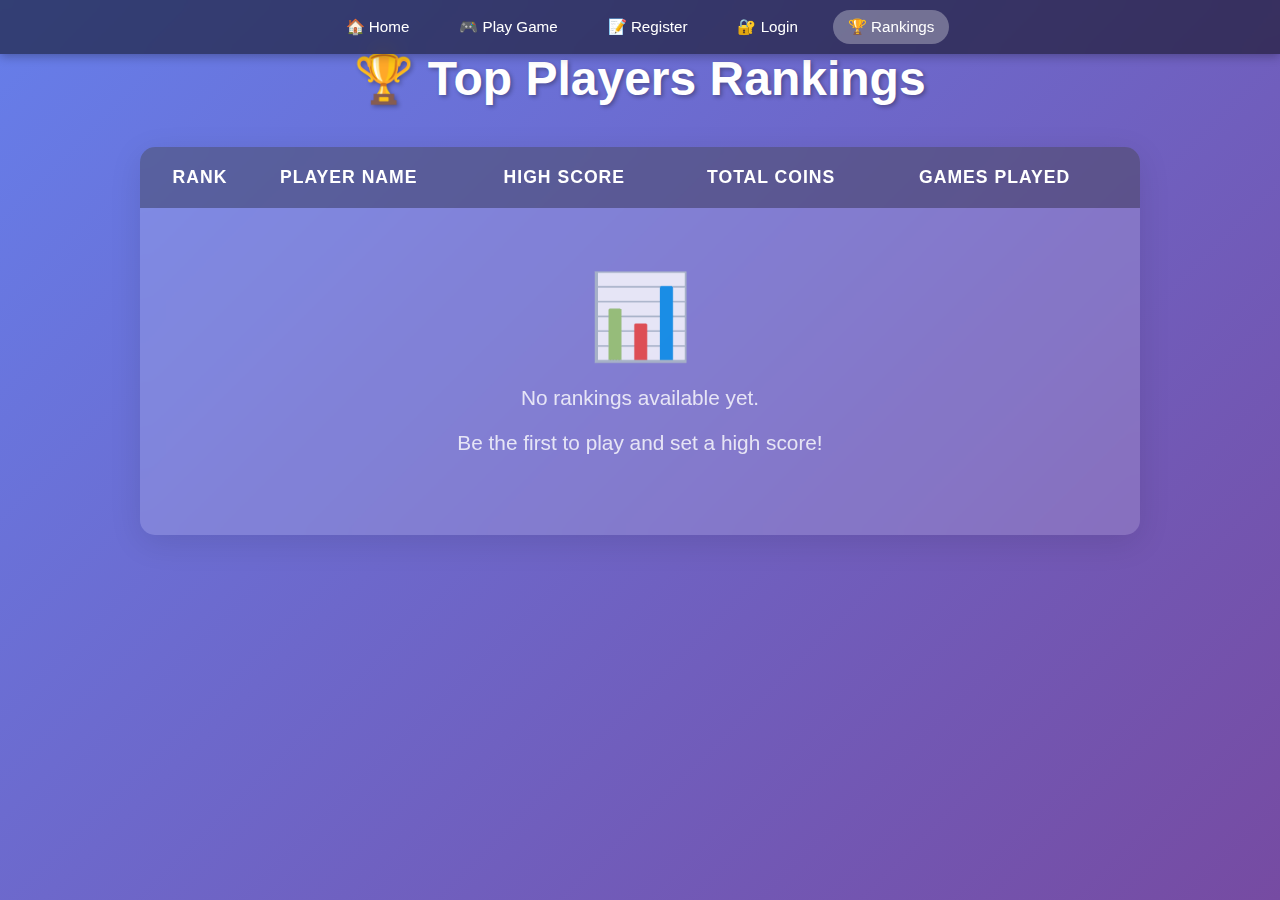
<file: rankings.html>
<!DOCTYPE html>
<html lang="en">
<head>
    <meta charset="UTF-8">
    <meta name="viewport" content="width=device-width, initial-scale=1.0">
    <title>Rankings - Train Run</title>
    <!-- Common styles shared across all pages -->
    <link rel="stylesheet" href="css/common.css">
    <!-- Rankings page specific styles -->
    <link rel="stylesheet" href="css/rankings-page.css">
</head>
<body class="rankings-page">
    <nav>
        <ul>
            <li><a href="index.html">🏠 Home</a></li>
            <li><a href="game.html">🎮 Play Game</a></li>
            <li><a href="register.html">📝 Register</a></li>
            <li><a href="login.html">🔐 Login</a></li>
            <li><a href="rankings.html" class="active">🏆 Rankings</a></li>
        </ul>
    </nav>

    <div class="container">
        <h1>🏆 Top Players Rankings</h1>

        <div id="user-info" class="user-info">
            <h2>Welcome, <span id="user-name"></span>!</h2>
            <p>Your Rank: <strong id="user-rank">-</strong> | High Score: <strong id="user-score">0</strong></p>
            <button class="logout-btn" onclick="logout()">Logout</button>
        </div>

        <div class="rankings-table">
            <table id="rankings-table">
                <thead>
                    <tr>
                        <th>Rank</th>
                        <th>Player Name</th>
                        <th>High Score</th>
                        <th>Total Coins</th>
                        <th>Games Played</th>
                    </tr>
                </thead>
                <tbody id="rankings-body">
                    <!-- Rankings will be populated here -->
                </tbody>
            </table>
            <div id="no-data" class="no-data">
                <div class="no-data-icon">📊</div>
                <p>No rankings available yet.</p>
                <p>Be the first to play and set a high score!</p>
            </div>
        </div>
    </div>

    <script src="./src/auth.js"></script>
    <script>
        function loadRankings() {
            const topPlayers = AuthManager.getTopPlayers(100);
            const currentUser = AuthManager.getCurrentUser();
            const rankingsBody = document.getElementById('rankings-body');
            const noDataDiv = document.getElementById('no-data');

            if (currentUser) {
                document.getElementById('user-info').style.display = 'block';
                document.getElementById('user-name').textContent = currentUser.username;
                document.getElementById('user-score').textContent = currentUser.highScore;

                const userRank = topPlayers.findIndex(p => p.email === currentUser.email) + 1;
                document.getElementById('user-rank').textContent = userRank > 0 ? `#${userRank}` : 'Unranked';
            }

            if (topPlayers.length === 0) {
                noDataDiv.style.display = 'block';
                rankingsBody.innerHTML = '';
                return;
            }

            noDataDiv.style.display = 'none';

            rankingsBody.innerHTML = topPlayers.map((player, index) => {
                const rank = index + 1;
                let rankDisplay = rank;
                let rankClass = '';
                
                if (rank === 1) {
                    rankDisplay = '🥇';
                    rankClass = 'rank-1';
                } else if (rank === 2) {
                    rankDisplay = '🥈';
                    rankClass = 'rank-2';
                } else if (rank === 3) {
                    rankDisplay = '🥉';
                    rankClass = 'rank-3';
                }

                const isCurrentUser = currentUser && player.email === currentUser.email;
                const currentUserClass = isCurrentUser ? 'current-user' : '';

                return `
                    <tr class="${rankClass} ${currentUserClass}">
                        <td class="rank-medal">${rankDisplay}</td>
                        <td>${player.username}${isCurrentUser ? ' (You)' : ''}</td>
                        <td><strong>${player.highScore}</strong></td>
                        <td>🪙 ${player.totalCoins}</td>
                        <td>🎮 ${player.gamesPlayed}</td>
                    </tr>
                `;
            }).join('');
        }

        function logout() {
            AuthManager.logout();
            window.location.href = 'login.html';
        }

        // Load rankings on page load
        window.addEventListener('DOMContentLoaded', loadRankings);
        
        // Auto-refresh rankings every 5 seconds to keep them updated
        setInterval(loadRankings, 5000);
    </script>
</body>
</html>
</file>
<file: css/common.css>
/* ==========================================
   COMMON STYLES - Shared across all pages
   ========================================== */

/* Base HTML and Body Setup */
html, body {
  margin: 0;
  padding: 0;
  font-family: 'Arial', sans-serif;
  background: linear-gradient(135deg, #667eea 0%, #764ba2 100%);
  min-height: 100vh;
  height: 100vh;
  overflow: hidden;
  position: relative;
}

/* ==========================================
   NAVIGATION BAR - Appears on all pages
   ========================================== */

nav {
  background: rgba(0, 0, 0, 0.5);
  padding: 10px 20px;
  backdrop-filter: blur(10px);
  box-shadow: 0 2px 10px rgba(0, 0, 0, 0.3);
  position: fixed;
  top: 0;
  left: 0;
  right: 0;
  z-index: 1002;
}

nav ul {
  list-style: none;
  display: flex;
  justify-content: center;
  flex-wrap: wrap;
  gap: 20px;
  margin: 0;
  padding: 0;
}

nav a {
  color: white;
  text-decoration: none;
  font-size: 0.95em;
  padding: 8px 15px;
  border-radius: 20px;
  transition: all 0.3s ease;
  display: inline-block;
}

/* Navigation hover effect */
nav a:hover {
  background: rgba(255, 255, 255, 0.2);
  transform: translateY(-2px);
}

/* Active page indicator in navigation */
nav a.active {
  background: rgba(255, 255, 255, 0.3);
}

/* ==========================================
   KEYFRAME ANIMATIONS - Used across pages
   ========================================== */

/* Fade in effect for page load */
@keyframes fadeIn {
  from { opacity: 0; }
  to { opacity: 1; }
}

/* Slide down from top animation */
@keyframes fadeInDown {
  from {
    opacity: 0;
    transform: translateY(-50px);
  }
  to {
    opacity: 1;
    transform: translateY(0);
  }
}

/* Slide up from bottom animation */
@keyframes fadeInUp {
  from {
    opacity: 0;
    transform: translateY(50px);
  }
  to {
    opacity: 1;
    transform: translateY(0);
  }
}

/* Slide down animation for modals */
@keyframes slideDown {
  from {
    transform: translateY(-50px);
    opacity: 0;
  }
  to {
    transform: translateY(0);
    opacity: 1;
  }
}

/* Pulsing effect for highlighted elements */
@keyframes pulse {
  0%, 100% { transform: scale(1); }
  50% { transform: scale(1.05); }
}

/* Glowing effect for coins and special items */
@keyframes glow {
  0%, 100% { box-shadow: 0 4px 15px rgba(255, 215, 0, 0.4); }
  50% { box-shadow: 0 8px 30px rgba(255, 215, 0, 0.8); }
}

/* Modal animation for webkit browsers */
@keyframes animatetop {
  from {
    top: -500px;
    opacity: 0;
  }
  to {
    top: 0;
    opacity: 0.6;
  }
}

/* Modal animation for other browsers */
@-webkit-keyframes animatetop {
  from {
    top: -500px;
    opacity: 0;
  }
  to {
    top: 0;
    opacity: 1;
  }
}
</file>
<file: css/index.css>
/* ==========================================
   HOME PAGE (index.html) STYLES
   ========================================== */

/* Override body settings for home page scrolling */
body.home-page {
  overflow-x: hidden;
  height: auto;
  overflow-y: auto;
  min-height: 100vh;
}

/* Reset all elements on home page for consistent styling */
body.home-page * {
  margin: 0;
  padding: 0;
  box-sizing: border-box;
}

/* ==========================================
   HOME PAGE NAVIGATION - Larger style
   ========================================== */

body.home-page nav {
  background: rgba(0, 0, 0, 0.3);
  padding: 15px 30px;
  position: static; /* Not fixed, scrolls with page */
  backdrop-filter: blur(10px);
  box-shadow: 0 2px 10px rgba(0, 0, 0, 0.2);
}

body.home-page nav ul {
  gap: 30px; /* More space between nav items */
}

body.home-page nav a {
  font-size: 1.1em; /* Larger font for home page */
  padding: 10px 20px;
  border-radius: 25px;
  transition: all 0.3s ease;
}

body.home-page nav a:hover {
  background: rgba(255, 255, 255, 0.2);
  transform: translateY(-2px);
}

body.home-page nav a.active {
  background: rgba(255, 255, 255, 0.3);
}

/* ==========================================
   HERO SECTION - Welcome banner at top
   ========================================== */

.hero {
  text-align: center;
  padding: 100px 20px 60px;
  position: relative;
}

/* Main title */
.hero h1 {
  font-size: 5em;
  margin-bottom: 20px;
  text-shadow: 3px 3px 6px rgba(0, 0, 0, 0.3);
  animation: fadeInDown 1s ease-out; /* Animated entry */
}

/* Subtitle/tagline */
.hero p {
  font-size: 1.5em;
  margin-bottom: 40px;
  opacity: 0.9;
  animation: fadeIn 1.5s ease-out; /* Slower fade in */
}

/* ==========================================
   STATS CONTAINER - Shows game statistics
   ========================================== */

.stats-container {
  display: grid;
  grid-template-columns: repeat(auto-fit, minmax(200px, 1fr)); /* Responsive grid */
  gap: 30px;
  max-width: 1000px;
  margin: 100px auto 60px !important; /* Centers container horizontally */
  padding: 0 20px !important;
}

/* Individual stat card */
.stat-card {
  background: rgba(255, 255, 255, 0.2); /* Semi-transparent white */
  padding: 30px;
  border-radius: 20px;
  backdrop-filter: blur(10px); /* Glassmorphism effect */
  box-shadow: 0 8px 32px rgba(0, 0, 0, 0.1);
  transition: transform 0.3s ease, box-shadow 0.3s ease;
  animation: fadeInUp 1s ease-out; /* Slide up on load */
  text-align: center;
  display: flex;
  flex-direction: column;
  align-items: center;
  justify-content: center;
}

/* Stat card hover effect - lifts up */
.stat-card:hover {
  transform: translateY(-10px);
  box-shadow: 0 12px 40px rgba(0, 0, 0, 0.2);
}

/* Icon at top of stat card */
.stat-icon {
  font-size: 3em;
  margin-bottom: 15px;
}

/* Large number display (e.g., high score) */
.stat-value {
  font-size: 2.5em;
  font-weight: bold;
  color: #ffd700; /* Gold color */
}

/* Label below the stat value */
.stat-label {
  font-size: 1.2em;
  margin-top: 10px;
  opacity: 0.9;
}

/* ==========================================
   BUTTON CONTAINER - Call-to-action buttons
   ========================================== */

.button-container {
  text-align: center;
  margin: 40px 0;
}

/* Primary button style (Play Game, etc.) */
.btn {
  display: inline-block;
  background: #4CAF50; /* Green for primary action */
  color: white;
  padding: 20px 50px !important;
  border-radius: 50px;
  text-decoration: none;
  font-size: 1.5em;
  margin: 10px 15px; 
  transition: all 0.3s ease;
  box-shadow: 0 6px 20px rgba(0, 0, 0, 0.3);
  font-weight: bold;
}

/* Button hover effect */
.btn:hover {
  background: #45a049;
  transform: translateY(-3px); /* Lift up */
  box-shadow: 0 10px 30px rgba(0, 0, 0, 0.4);
}

/* Secondary button style (Rankings, etc.) */
.btn-secondary {
  background: #ff6b00; /* Orange for secondary actions */
}

.btn-secondary:hover {
  background: #e65100;
}

/* ==========================================
   FEATURES SECTION - Game highlights
   ========================================== */

.features {
  max-width: 1200px;
  margin: 80px auto;
  padding: 0 20px;
}

/* Features section title */
.features h2 {
  text-align: center;
  font-size: 3em;
  margin-bottom: 50px;
}

/* Grid layout for feature cards */
.feature-grid {
  display: grid;
  grid-template-columns: repeat(auto-fit, minmax(250px, 1fr));
  gap: 30px;
}

/* Individual feature card */
.feature-item {
  background: rgba(255, 255, 255, 0.1);
  padding: 30px;
  border-radius: 15px;
  backdrop-filter: blur(10px);
  transition: all 0.3s ease;
}

/* Feature card hover effect */
.feature-item:hover {
  background: rgba(255, 255, 255, 0.2);
  transform: scale(1.05); /* Slightly enlarge */
}

/* Icon at top of feature card */
.feature-icon {
  font-size: 3em;
  margin-bottom: 20px;
}

/* Feature title */
.feature-item h3 {
  font-size: 1.5em;
  margin-bottom: 15px;
}

/* Feature description */
.feature-item p {
  line-height: 1.6;
  opacity: 0.9;
}

/* ==========================================
   FOOTER - Bottom of home page
   ========================================== */

body.home-page footer {
  text-align: center;
  padding: 40px 20px;
  background: rgba(0, 0, 0, 0.2);
  margin-top: 80px;
}

body.home-page footer p {
  opacity: 0.8;
  margin-bottom: 10px;
}

/* Links in footer */
body.home-page footer a {
  color: #ffd700; /* Gold color */
  text-decoration: none;
  font-weight: bold;
  transition: all 0.3s ease;
}

body.home-page footer a:hover {
  color: #ffed4e; /* Lighter gold on hover */
  text-decoration: underline;
}

/* User info in footer */
#user-info-footer {
  margin-top: 20px;
}

#user-info-footer a {
  color: #ffd700;
  text-decoration: underline;
}

/* ==========================================
   RESPONSIVE DESIGN - Mobile adjustments
   ========================================== */

@media (max-width: 768px) {
  body.home-page nav ul {
    gap: 15px;
  }

  body.home-page nav a {
    font-size: 0.9em;
    padding: 8px 15px;
  }

  .hero h1 {
    font-size: 3em;
  }
  
  .hero p {
    font-size: 1.2em;
  }
  
  .btn {
    padding: 15px 35px;
    font-size: 1.2em;
  }
}
</file>
<file: css/rankings-page.css>
/* ==========================================
   RANKINGS PAGE (rankings.html) STYLES
   ========================================== */

/* Override body for rankings page layout */
body.rankings-page {
    font-family: 'Arial', sans-serif;
    background: linear-gradient(135deg, #667eea 0%, #764ba2 100%);
    color: white;
    min-height: 100vh;
}

/* ==========================================
   PAGE CONTAINER - Main content wrapper
   ========================================== */

body.rankings-page .container {
    max-width: 1000px;
    margin: 50px auto;
    padding: 0 20px;
}

/* ==========================================
   PAGE HEADER - "Leaderboard" title
   ========================================== */

body.rankings-page h1 {
    text-align: center;
    margin-bottom: 40px;
    font-size: 3em;
    text-shadow: 2px 2px 4px rgba(0, 0, 0, 0.3);
}

/* ==========================================
   USER INFO SECTION - Current user details
   ========================================== */

body.rankings-page .user-info {
    background: rgba(255, 255, 255, 0.15); /* Semi-transparent */
    padding: 20px;
    border-radius: 15px;
    backdrop-filter: blur(10px); /* Glassmorphism */
    margin-bottom: 30px;
    text-align: center;
}

/* User name heading */
body.rankings-page .user-info h2 {
    font-size: 1.8em;
    margin-bottom: 10px;
}

/* User details paragraph */
body.rankings-page .user-info p {
    font-size: 1.1em;
    opacity: 0.9;
}

/* ==========================================
   LOGOUT BUTTON
   ========================================== */

body.rankings-page .logout-btn {
    display: inline-block;
    margin-top: 10px;
    padding: 10px 25px;
    background: #ff6b00; /* Orange */
    color: white;
    text-decoration: none;
    border-radius: 25px;
    transition: all 0.3s ease;
    cursor: pointer;
    border: none;
    font-size: 1em;
}

body.rankings-page .logout-btn:hover {
    background: #e65100; /* Darker orange */
    transform: translateY(-2px);
}

/* ==========================================
   RANKINGS TABLE - Leaderboard display
   ========================================== */

body.rankings-page .rankings-table {
    background: rgba(255, 255, 255, 0.15);
    border-radius: 15px;
    backdrop-filter: blur(10px);
    overflow: hidden;
    box-shadow: 0 8px 32px rgba(0, 0, 0, 0.1);
}

/* Table element */
body.rankings-page table {
    width: 100%;
    border-collapse: collapse;
}

/* Table header */
body.rankings-page thead {
    background: rgba(0, 0, 0, 0.3); /* Dark header */
}

/* Table header cells */
body.rankings-page th {
    padding: 20px;
    text-align: left;
    font-size: 1.1em;
    font-weight: bold;
    text-transform: uppercase;
    letter-spacing: 1px;
}

/* Rank column - centered */
body.rankings-page th:first-child {
    text-align: center;
    width: 80px;
}

/* Table data cells */
body.rankings-page td {
    padding: 18px 20px;
    border-top: 1px solid rgba(255, 255, 255, 0.1);
}

/* Rank number - centered and bold */
body.rankings-page td:first-child {
    text-align: center;
    font-weight: bold;
    font-size: 1.3em;
}

/* Table row hover effect */
body.rankings-page tbody tr {
    transition: all 0.3s ease;
}

body.rankings-page tbody tr:hover {
    background: rgba(255, 255, 255, 0.1);
}

/* ==========================================
   RANK MEDALS - Top 3 highlighting
   ========================================== */

/* Medal emoji in rank column */
body.rankings-page .rank-medal {
    font-size: 1.5em;
}

/* 1st place - gold gradient */
body.rankings-page .rank-1 {
    background: linear-gradient(135deg, #ffd700, #ffed4e);
    color: #333; /* Dark text on light background */
}

/* 2nd place - silver gradient */
body.rankings-page .rank-2 {
    background: linear-gradient(135deg, #c0c0c0, #e8e8e8);
    color: #333;
}

/* 3rd place - bronze gradient */
body.rankings-page .rank-3 {
    background: linear-gradient(135deg, #cd7f32, #e09c5f);
    color: #fff;
}

/* ==========================================
   CURRENT USER HIGHLIGHT
   ========================================== */

body.rankings-page .current-user {
    background: rgba(76, 175, 80, 0.2); /* Green highlight */
    border-left: 4px solid #4CAF50; /* Green accent */
}

/* ==========================================
   NO DATA MESSAGE - Empty state
   ========================================== */

body.rankings-page .no-data {
    text-align: center;
    padding: 60px 20px;
    font-size: 1.3em;
    opacity: 0.8;
}

/* Icon for empty state */
body.rankings-page .no-data-icon {
    font-size: 4em;
    margin-bottom: 20px;
}

/* Hidden elements (toggled by JavaScript) */
#user-info {
  display: none;
}

#no-data {
  display: none;
}

/* ==========================================
   RESPONSIVE DESIGN - Mobile/tablet
   ========================================== */

@media (max-width: 768px) {
    body.rankings-page h1 {
        font-size: 2em;
    }

    /* Smaller table text on mobile */
    body.rankings-page table {
        font-size: 0.9em;
    }

    body.rankings-page th,
    body.rankings-page td {
        padding: 12px 10px;
    }

    /* Hide least important column on mobile */
    body.rankings-page th:nth-child(4),
    body.rankings-page td:nth-child(4) {
        display: none;
    }
}
</file>
